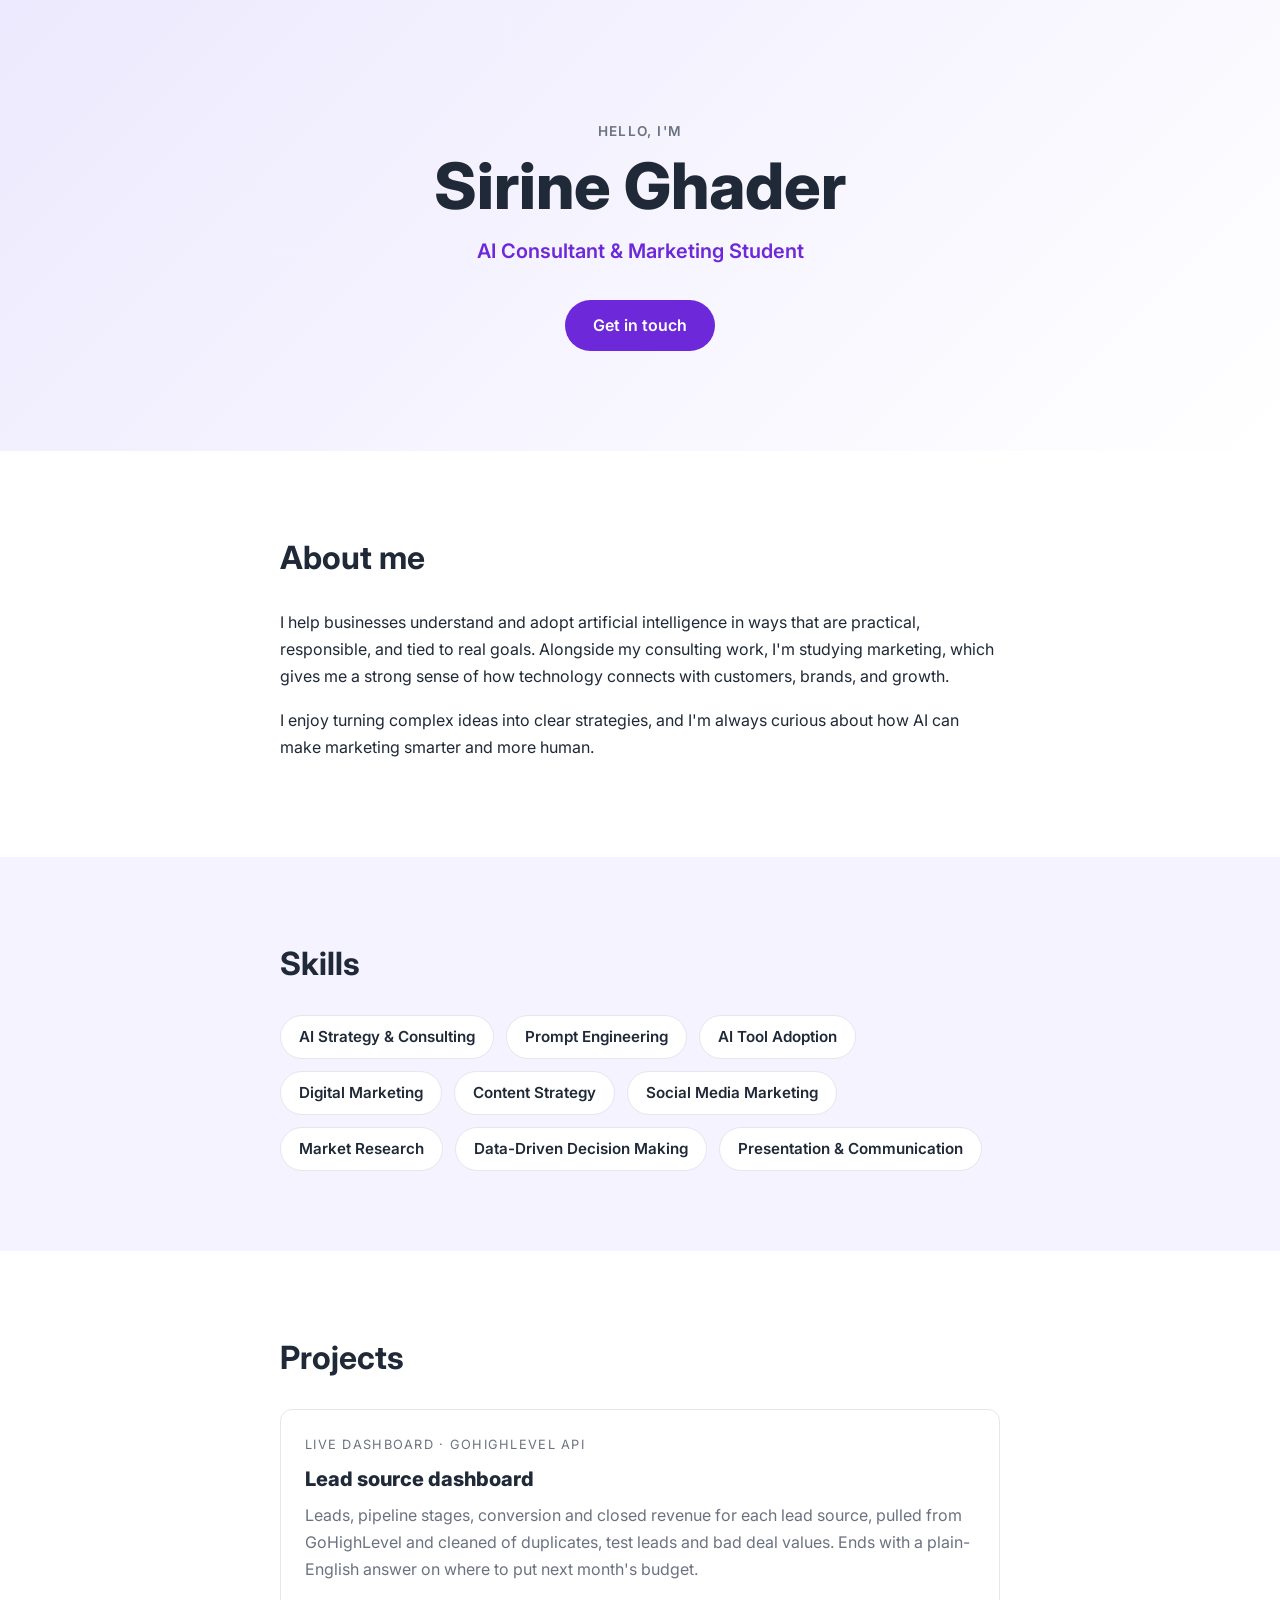
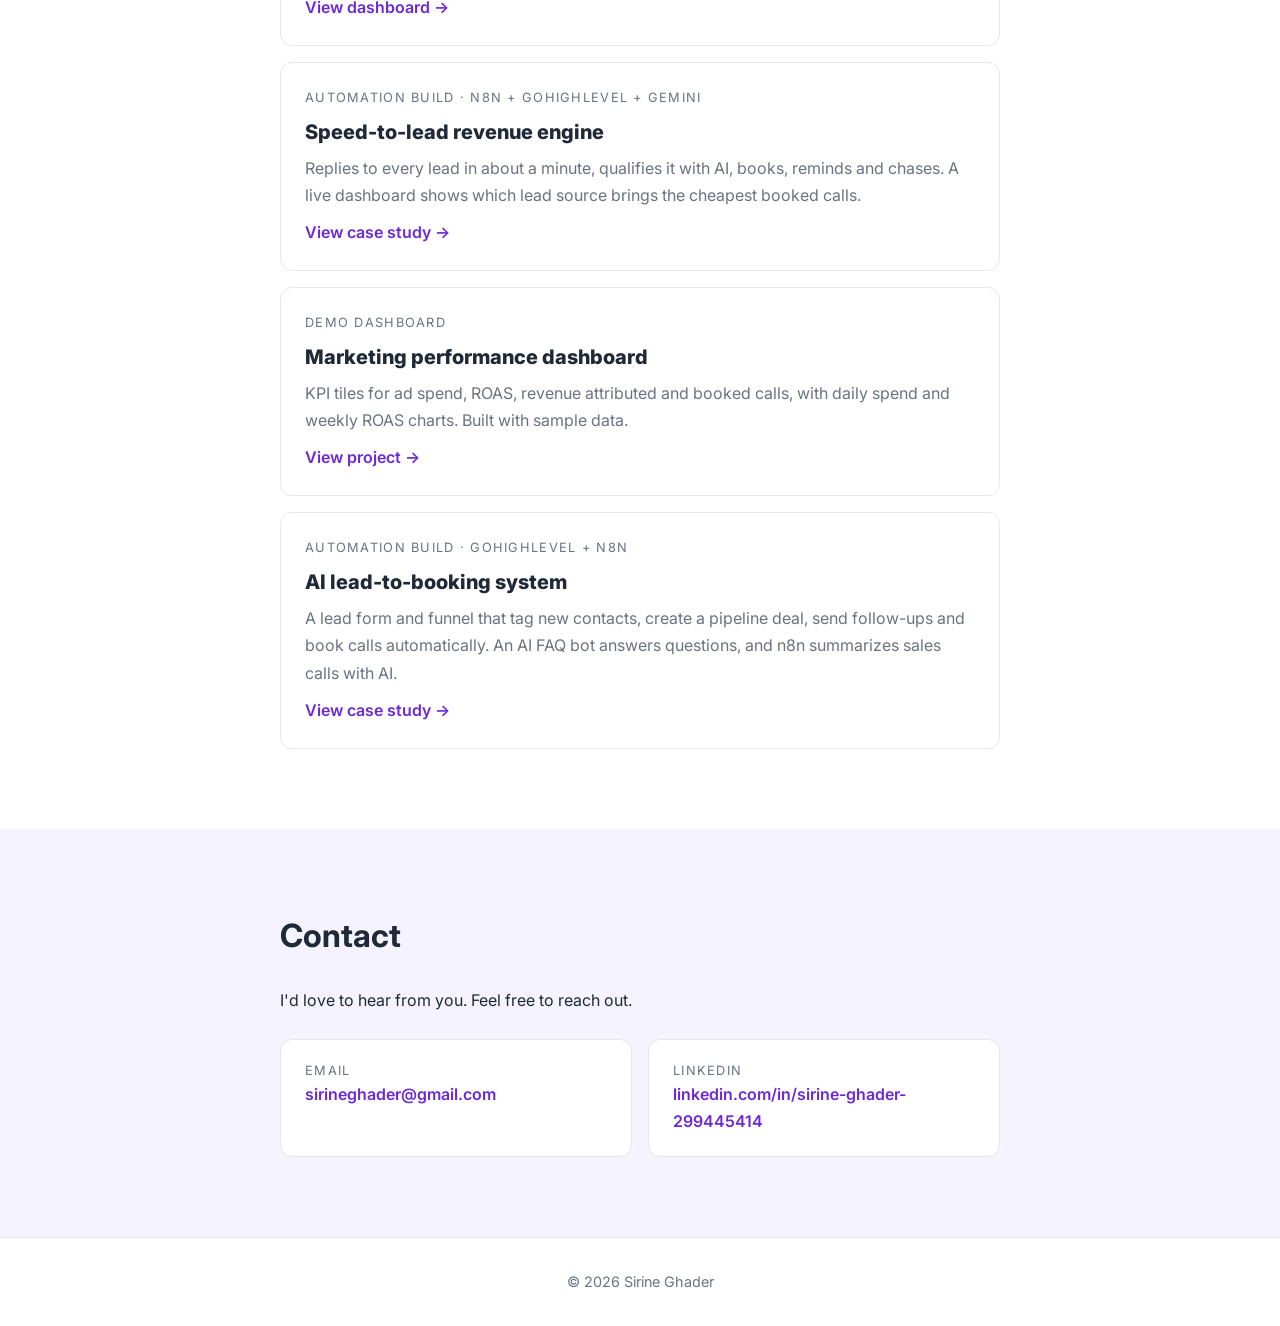
<file: index.html>
<!DOCTYPE html>
<html lang="en">
<head>
  <!-- Basic page settings: character set, mobile-friendly scaling, and the tab title -->
  <meta charset="UTF-8">
  <meta name="viewport" content="width=device-width, initial-scale=1.0">
  <meta name="description" content="Sirine Ghader: AI consultant and marketing student.">
  <title>Sirine Ghader | AI Consultant</title>

  <!-- Load the "Inter" font from Google Fonts -->
  <link rel="preconnect" href="https://fonts.googleapis.com">
  <link rel="preconnect" href="https://fonts.gstatic.com" crossorigin>
  <link href="https://fonts.googleapis.com/css2?family=Inter:wght@400;600;800&display=swap" rel="stylesheet">

  <!-- Link to our stylesheet, which controls how everything looks -->
  <link rel="stylesheet" href="style.css">
</head>
<body>

  <!-- ===== HEADER: your name and title ===== -->
  <header class="hero">
    <div class="container">
      <p class="eyebrow">Hello, I'm</p>
      <h1>Sirine Ghader</h1>
      <p class="tagline">AI Consultant &amp; Marketing Student</p>
      <a class="button" href="#contact">Get in touch</a>
    </div>
  </header>

  <main>
    <!-- ===== ABOUT: a short bio ===== -->
    <section id="about" class="section">
      <div class="container">
        <h2>About me</h2>
        <p>
          I help businesses understand and adopt artificial intelligence in ways
          that are practical, responsible, and tied to real goals. Alongside my
          consulting work, I'm studying marketing, which gives me a strong sense
          of how technology connects with customers, brands, and growth.
        </p>
        <p>
          I enjoy turning complex ideas into clear strategies, and I'm always
          curious about how AI can make marketing smarter and more human.
        </p>
      </div>
    </section>

    <!-- ===== SKILLS: each <li> is one skill "chip" ===== -->
    <section id="skills" class="section section-alt">
      <div class="container">
        <h2>Skills</h2>
        <ul class="skills">
          <li>AI Strategy &amp; Consulting</li>
          <li>Prompt Engineering</li>
          <li>AI Tool Adoption</li>
          <li>Digital Marketing</li>
          <li>Content Strategy</li>
          <li>Social Media Marketing</li>
          <li>Market Research</li>
          <li>Data-Driven Decision Making</li>
          <li>Presentation &amp; Communication</li>
        </ul>
      </div>
    </section>

    <!-- ===== PROJECTS: copy a <a class="project-card"> block to add another project ===== -->
    <section id="projects" class="section">
      <div class="container">
        <h2>Projects</h2>
        <div class="projects">
          <a class="project-card" href="marketing-dashboard.html">
            <span class="label">Live dashboard · GoHighLevel API</span>
            <span class="title">Lead source dashboard</span>
            <span class="desc">
              Leads, pipeline stages, conversion and closed revenue for each lead source,
              pulled from GoHighLevel and cleaned of duplicates, test leads and bad deal
              values. Ends with a plain-English answer on where to put next month's budget.
            </span>
            <span class="more">View dashboard →</span>
          </a>
          <a class="project-card" href="speed-to-lead.html">
            <span class="label">Automation build · n8n + GoHighLevel + Gemini</span>
            <span class="title">Speed-to-lead revenue engine</span>
            <span class="desc">
              Replies to every lead in about a minute, qualifies it with AI, books, reminds and
              chases. A live dashboard shows which lead source brings the cheapest booked calls.
            </span>
            <span class="more">View case study →</span>
          </a>
          <a class="project-card" href="dashboard.html">
            <span class="label">Demo dashboard</span>
            <span class="title">Marketing performance dashboard</span>
            <span class="desc">
              KPI tiles for ad spend, ROAS, revenue attributed and booked calls, with
              daily spend and weekly ROAS charts. Built with sample data.
            </span>
            <span class="more">View project →</span>
          </a>
          <a class="project-card" href="ghl-lead-system.html">
            <span class="label">Automation build · GoHighLevel + n8n</span>
            <span class="title">AI lead-to-booking system</span>
            <span class="desc">
              A lead form and funnel that tag new contacts, create a pipeline deal, send
              follow-ups and book calls automatically. An AI FAQ bot answers questions, and
              n8n summarizes sales calls with AI.
            </span>
            <span class="more">View case study →</span>
          </a>
        </div>
      </div>
    </section>

    <!-- ===== CONTACT: email and LinkedIn ===== -->
    <section id="contact" class="section section-alt">
      <div class="container">
        <h2>Contact</h2>
        <p>I'd love to hear from you. Feel free to reach out.</p>
        <div class="contact-links">
          <!-- "mailto:" opens the visitor's email app -->
          <a class="contact-card" href="mailto:sirineghader@gmail.com">
            <span class="label">Email</span>
            <span class="value">sirineghader@gmail.com</span>
          </a>
          <a class="contact-card" href="https://www.linkedin.com/in/sirine-ghader-299445414" target="_blank" rel="noopener">
            <span class="label">LinkedIn</span>
            <span class="value">linkedin.com/in/sirine-ghader-299445414</span>
          </a>
        </div>
      </div>
    </section>
  </main>

  <!-- ===== FOOTER ===== -->
  <footer class="footer">
    <p>&copy; 2026 Sirine Ghader</p>
  </footer>

</body>
</html>
</file>
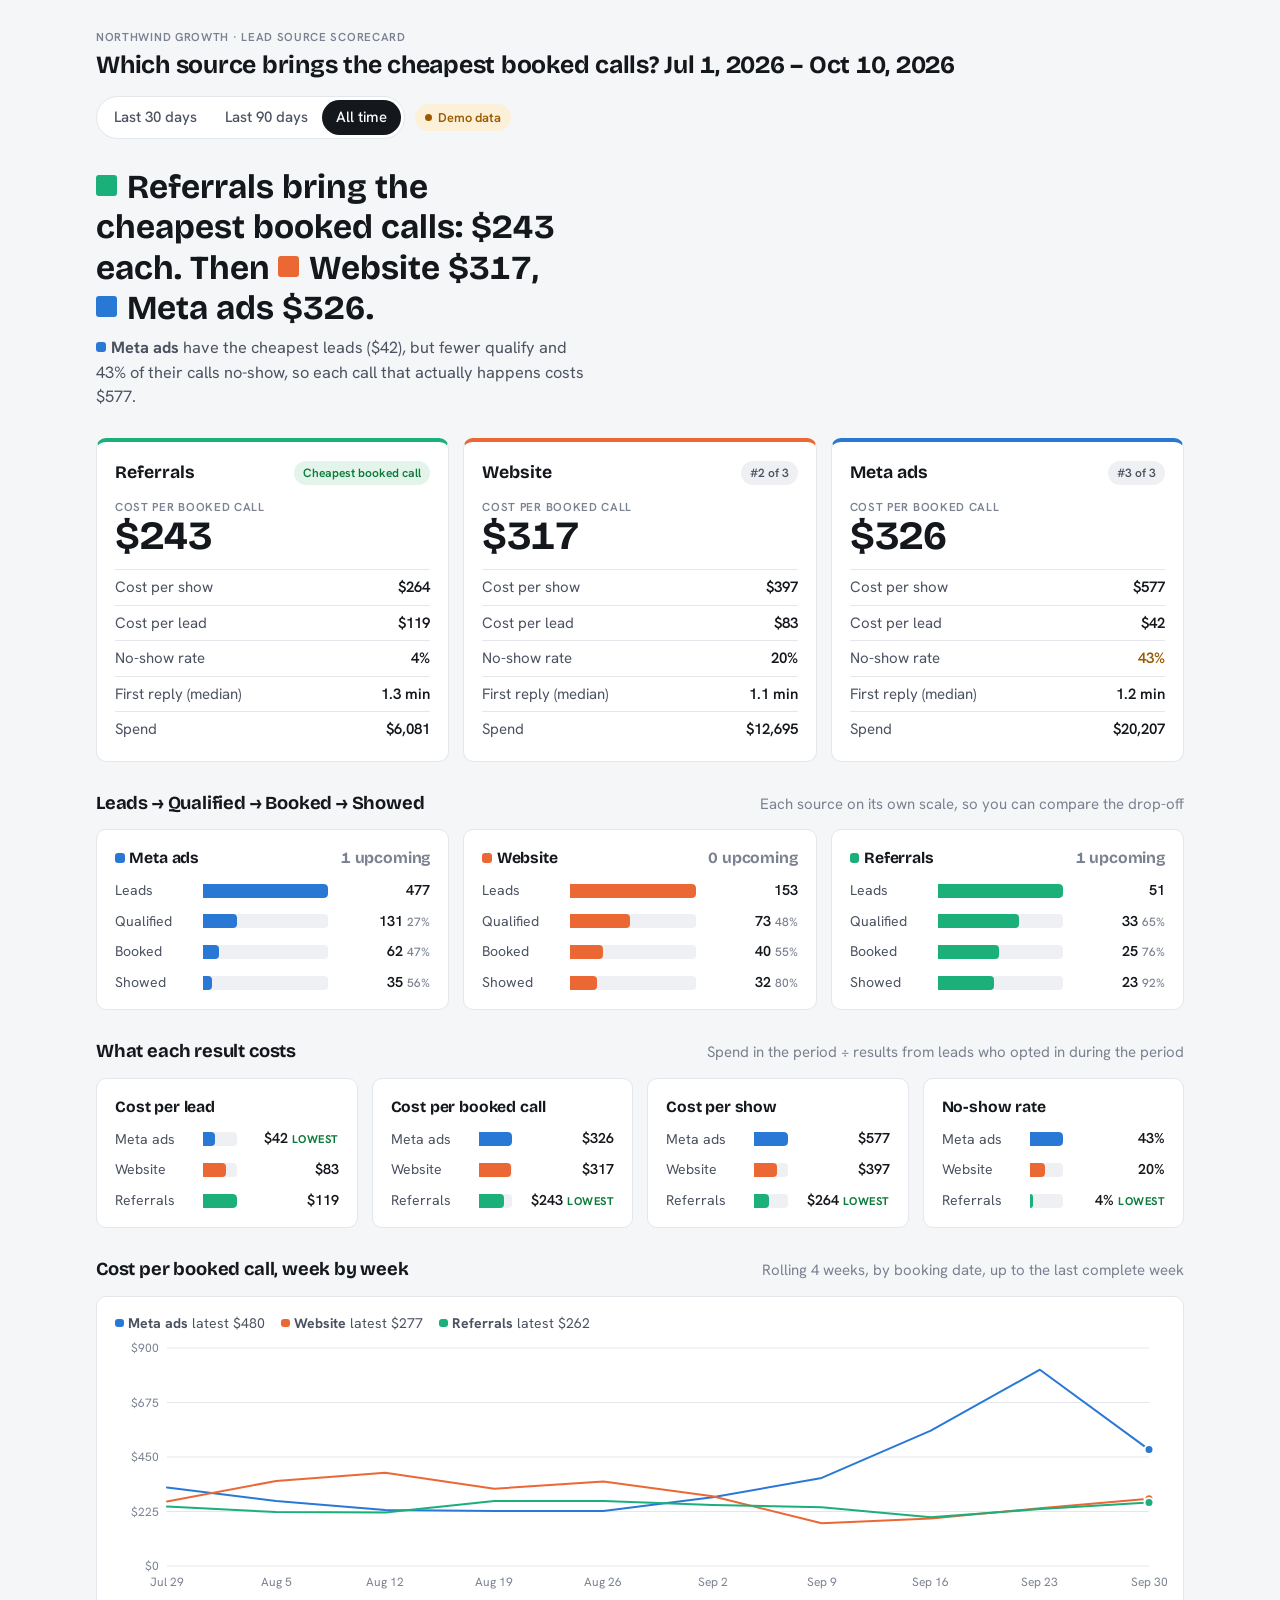
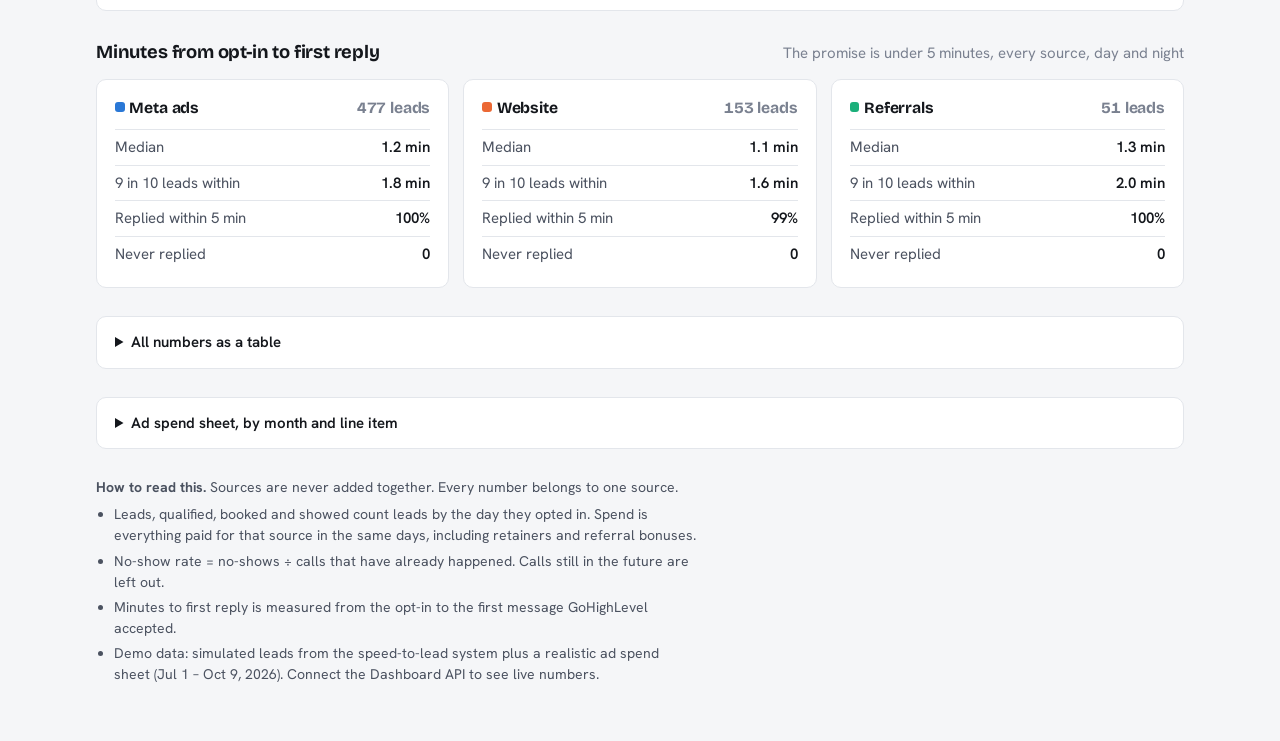
<file: speed-to-lead/dashboard/index.html>
<!DOCTYPE html>
<html lang="en">
<head>
<meta charset="UTF-8">
<meta name="viewport" content="width=device-width, initial-scale=1.0, viewport-fit=cover">
<title>Lead Source Scorecard</title>
<meta name="description" content="Which lead source brings the cheapest booked calls: Meta ads, website or referrals, never blended.">
<link rel="preconnect" href="https://fonts.googleapis.com">
<link rel="preconnect" href="https://fonts.gstatic.com" crossorigin>
<link href="https://fonts.googleapis.com/css2?family=Bricolage+Grotesque:opsz,wght@12..96,600;12..96,700&family=Hanken+Grotesk:wght@400;500;600&display=swap" rel="stylesheet">
<style>
  /* Layout: verdict sentence, then one card per source ranked by cost per booked call,
     then the evidence (funnel, costs, speed, trend, spend sheet). Sources keep their colour everywhere. */
  :root {
    --bg: #f5f6f8;
    --surface: #ffffff;
    --ink: #14171c;
    --ink-2: #4b5260;
    --muted: #7a8190;
    --line: #e3e6eb;
    --track: #eef0f3;
    --focus: #2a78d6;
    --meta: #2a78d6;      /* categorical slot 1 */
    --website: #eb6834;   /* slot 2 */
    --referral: #1baf7a;  /* slot 3 */
    --good: #0b7a3b;
    --good-bg: #e3f4ea;
    --warn: #9a5b00;
    --warn-bg: #fdf0d9;
    --font-display: "Bricolage Grotesque", "Hanken Grotesk", system-ui, sans-serif;
    --font-body: "Hanken Grotesk", system-ui, -apple-system, "Segoe UI", sans-serif;
    --radius: 10px;
  }
  @media (prefers-color-scheme: dark) {
    :root:not([data-theme="light"]) {
      --bg: #111316; --surface: #1b1e23; --ink: #f1f2f4; --ink-2: #c2c7d0; --muted: #8f96a3;
      --line: #2c3038; --track: #262a31; --focus: #6da7ec;
      --meta: #3987e5; --website: #d95926; --referral: #199e70;
      --good: #5fd08f; --good-bg: #133222; --warn: #f0b75a; --warn-bg: #3a2a10;
      color-scheme: dark;
    }
  }
  :root[data-theme="dark"] {
    --bg: #111316; --surface: #1b1e23; --ink: #f1f2f4; --ink-2: #c2c7d0; --muted: #8f96a3;
    --line: #2c3038; --track: #262a31; --focus: #6da7ec;
    --meta: #3987e5; --website: #d95926; --referral: #199e70;
    --good: #5fd08f; --good-bg: #133222; --warn: #f0b75a; --warn-bg: #3a2a10;
    color-scheme: dark;
  }

  * { box-sizing: border-box; }
  body {
    margin: 0; background: var(--bg); color: var(--ink);
    font: 15px/1.5 var(--font-body); font-variant-numeric: tabular-nums;
  }
  .wrap { max-width: 1120px; margin: 0 auto; padding: 28px 16px 56px; display: grid; gap: 28px; }
  h1, h2, h3 { font-family: var(--font-display); margin: 0; text-wrap: balance; letter-spacing: -0.01em; }
  h1 { font-size: 1.55rem; }
  h2 { font-size: 1.15rem; }
  p { margin: 0; }
  .muted { color: var(--muted); }
  .label { font-size: 0.72rem; letter-spacing: 0.06em; text-transform: uppercase; color: var(--muted); font-weight: 600; }
  button { font: inherit; color: inherit; }
  :focus-visible { outline: 2px solid var(--focus); outline-offset: 2px; }

  /* ---- top bar */
  .top { display: flex; flex-wrap: wrap; gap: 12px 20px; align-items: end; justify-content: space-between; }
  .top .who { display: grid; gap: 2px; }
  .controls { display: flex; flex-wrap: wrap; gap: 10px; align-items: center; }
  .seg { display: inline-flex; background: var(--surface); border: 1px solid var(--line); border-radius: 999px; padding: 3px; }
  .seg button { border: 0; background: none; padding: 6px 14px; border-radius: 999px; cursor: pointer; color: var(--ink-2); font-weight: 500; }
  .seg button[aria-pressed="true"] { background: var(--ink); color: var(--surface); }
  .pill { display: inline-flex; align-items: center; gap: 6px; font-size: 0.8rem; font-weight: 600; padding: 4px 10px; border-radius: 999px; }
  .pill.demo { background: var(--warn-bg); color: var(--warn); }
  .pill.live { background: var(--good-bg); color: var(--good); }
  .pill::before { content: ""; width: 7px; height: 7px; border-radius: 50%; background: currentColor; }

  /* ---- verdict */
  .verdict { display: grid; gap: 8px; max-width: 62ch; }
  .verdict .big { font-family: var(--font-display); font-size: clamp(1.45rem, 3.4vw, 2.1rem); line-height: 1.2; font-weight: 700; text-wrap: balance; }
  .verdict .why { color: var(--ink-2); font-size: 1.02rem; }
  .src { font-weight: 700; white-space: nowrap; }
  .src::before { content: ""; display: inline-block; width: 0.62em; height: 0.62em; border-radius: 3px; margin-right: 0.3em; background: var(--c); vertical-align: 0.05em; }

  /* ---- source cards */
  .cards { display: grid; grid-template-columns: repeat(auto-fit, minmax(260px, 1fr)); gap: 14px; }
  .card { background: var(--surface); border: 1px solid var(--line); border-radius: var(--radius); padding: 18px 18px 14px; display: grid; gap: 12px; border-top: 4px solid var(--c); min-width: 0; }
  .card .head { display: flex; justify-content: space-between; align-items: center; gap: 8px; }
  .card .name { font-family: var(--font-display); font-weight: 700; font-size: 1.1rem; }
  .rank { font-size: 0.75rem; font-weight: 600; padding: 3px 9px; border-radius: 999px; background: var(--track); color: var(--ink-2); white-space: nowrap; }
  .rank.best { background: var(--good-bg); color: var(--good); }
  .hero-num { display: grid; gap: 0; }
  .hero-num .v { font-family: var(--font-display); font-size: 2.5rem; font-weight: 700; line-height: 1.05; }
  .rows { display: grid; gap: 0; margin: 0; }
  .rows div { display: flex; justify-content: space-between; gap: 10px; padding: 6px 0; border-top: 1px solid var(--line); }
  .rows dt { color: var(--ink-2); }
  .rows dd { margin: 0; font-weight: 600; text-align: right; }
  .flag { color: var(--warn); }

  /* ---- panels */
  .section { display: grid; gap: 12px; }
  .section > header { display: flex; flex-wrap: wrap; gap: 4px 16px; align-items: baseline; justify-content: space-between; }
  .panel { background: var(--surface); border: 1px solid var(--line); border-radius: var(--radius); padding: 16px 18px; min-width: 0; }
  .grid3 { display: grid; grid-template-columns: repeat(auto-fit, minmax(240px, 1fr)); gap: 14px; }
  .grid4 { display: grid; grid-template-columns: repeat(auto-fit, minmax(230px, 1fr)); gap: 14px; }
  .panel h3 { font-size: 0.98rem; margin-bottom: 10px; display: flex; justify-content: space-between; gap: 8px; }

  .bars { display: grid; gap: 9px; }
  .bar-row { display: grid; grid-template-columns: 78px 1fr auto; gap: 10px; align-items: center; cursor: default; }
  .bar-row .k { color: var(--ink-2); font-size: 0.88rem; }
  .bar-row .t { height: 14px; background: var(--track); border-radius: 0 4px 4px 0; overflow: hidden; }
  .bar-row .f { height: 100%; background: var(--c); border-radius: 0 4px 4px 0; min-width: 2px; }
  .bar-row .n { font-weight: 600; font-size: 0.9rem; text-align: right; min-width: 92px; }
  .bar-row .n small { color: var(--muted); font-weight: 500; }
  .bar-row:hover .f { filter: brightness(1.08); }
  .tag-low { font-size: 0.7rem; font-weight: 700; color: var(--good); letter-spacing: 0.04em; text-transform: uppercase; }

  .chart { position: relative; }
  .chart svg { display: block; width: 100%; height: auto; overflow: visible; }
  .chart text { fill: var(--muted); font: 12px var(--font-body); }
  .legend { display: flex; flex-wrap: wrap; gap: 6px 16px; font-size: 0.88rem; color: var(--ink-2); }

  .tip { position: fixed; pointer-events: none; background: var(--ink); color: var(--surface); padding: 8px 10px; border-radius: 8px; font-size: 0.82rem; line-height: 1.4; max-width: 260px; z-index: 10; box-shadow: 0 6px 20px rgba(0,0,0,.18); }
  .tip b { font-weight: 600; }

  /* ---- tables */
  details { background: var(--surface); border: 1px solid var(--line); border-radius: var(--radius); }
  summary { cursor: pointer; padding: 14px 18px; font-weight: 600; }
  .tbl { overflow-x: auto; padding: 0 18px 16px; }
  table { border-collapse: collapse; width: 100%; font-size: 0.88rem; }
  th, td { text-align: right; padding: 7px 10px; border-bottom: 1px solid var(--line); white-space: nowrap; }
  th:first-child, td:first-child, th.l, td.l { text-align: left; }
  th { color: var(--muted); font-weight: 600; font-size: 0.75rem; text-transform: uppercase; letter-spacing: 0.05em; }
  tr.sub td { color: var(--ink-2); }
  tr.tot td { font-weight: 700; }

  .notes { color: var(--ink-2); font-size: 0.88rem; display: grid; gap: 6px; max-width: 75ch; }
  .notes ul { margin: 0; padding-left: 18px; display: grid; gap: 4px; }

  @media (max-width: 520px) {
    .bar-row { grid-template-columns: 64px 1fr auto; }
    .bar-row .n { min-width: 78px; }
    .hero-num .v { font-size: 2.1rem; }
  }
  @media (prefers-reduced-motion: no-preference) {
    .bar-row .f { transition: width .35s ease; }
  }
</style>
</head>
<body>
<div class="wrap">
  <div class="top">
    <div class="who">
      <span class="label">Northwind Growth · Lead source scorecard</span>
      <h1 id="range-title">Which source brings the cheapest booked calls?</h1>
    </div>
    <div class="controls">
      <div class="seg" role="group" aria-label="Date range">
        <button id="r30" data-days="30" aria-pressed="false">Last 30 days</button>
        <button id="r90" data-days="90" aria-pressed="false">Last 90 days</button>
        <button id="rall" data-days="0" aria-pressed="true">All time</button>
      </div>
      <span id="data-pill" class="pill demo">Demo data</span>
    </div>
  </div>

  <section class="verdict" aria-live="polite">
    <p class="big" id="verdict"></p>
    <p class="why" id="why"></p>
  </section>

  <section class="cards" id="cards" aria-label="One card per source"></section>

  <section class="section">
    <header><h2>Leads → Qualified → Booked → Showed</h2><span class="muted">Each source on its own scale, so you can compare the drop-off</span></header>
    <div class="grid3" id="funnels"></div>
  </section>

  <section class="section">
    <header><h2>What each result costs</h2><span class="muted">Spend in the period ÷ results from leads who opted in during the period</span></header>
    <div class="grid4" id="costs"></div>
  </section>

  <section class="section">
    <header><h2>Cost per booked call, week by week</h2><span class="muted">Rolling 4 weeks, by booking date, up to the last complete week</span></header>
    <div class="panel">
      <div class="legend" id="trend-legend"></div>
      <div class="chart" id="trend"></div>
    </div>
  </section>

  <section class="section">
    <header><h2>Minutes from opt-in to first reply</h2><span class="muted">The promise is under 5 minutes, every source, day and night</span></header>
    <div class="grid3" id="speed"></div>
  </section>

  <details id="numbers">
    <summary>All numbers as a table</summary>
    <div class="tbl"><table id="tbl-main"></table></div>
  </details>
  <details id="spend">
    <summary>Ad spend sheet, by month and line item</summary>
    <div class="tbl"><table id="tbl-spend"></table></div>
  </details>

  <footer class="notes">
    <p><strong>How to read this.</strong> Sources are never added together. Every number belongs to one source.</p>
    <ul>
      <li>Leads, qualified, booked and showed count leads by the day they opted in. Spend is everything paid for that source in the same days, including retainers and referral bonuses.</li>
      <li>No-show rate = no-shows ÷ calls that have already happened. Calls still in the future are left out.</li>
      <li>Minutes to first reply is measured from the opt-in to the first message GoHighLevel accepted.</li>
      <li id="source-note"></li>
    </ul>
  </footer>
</div>
<div class="tip" id="tip" hidden></div>

<script src="data.js"></script>
<script>
// Point this at the n8n "STL 09 · Dashboard API" webhook to show live numbers.
// It can also be passed as ?api=https://... in the URL.
const LIVE_API_URL = '';

const SOURCES = [
  { key: 'meta', name: 'Meta ads', c: 'var(--meta)', bring: 'bring', have: 'have', their: 'their' },
  { key: 'website', name: 'Website', c: 'var(--website)', bring: 'brings', have: 'has', their: 'its' },
  { key: 'referral', name: 'Referrals', c: 'var(--referral)', bring: 'bring', have: 'have', their: 'their' },
];
const $ = id => document.getElementById(id);
const money = v => (v == null || !isFinite(v)) ? '—' : '$' + Math.round(v).toLocaleString('en-US');
const pct = v => (v == null || !isFinite(v)) ? '—' : Math.round(v * 100) + '%';
const mins = v => v == null ? '—' : (v < 10 ? v.toFixed(1) : Math.round(v)) + ' min';
const DAY = 864e5;
let DATA = null, RANGE = 0;

function srcLabel(s) { return `<span class="src" style="--c:${s.c}">${s.name}</span>`; }

function window_(days) {
  const end = new Date(DATA.generated_at).getTime();
  const first = Math.min(...DATA.leads.map(l => +new Date(l[1])));
  const start = days ? end - days * DAY : first;
  return { start, end };
}

function compute(days) {
  const { start, end } = window_(days);
  const startDay = new Date(start).toISOString().slice(0, 10), endDay = new Date(end).toISOString().slice(0, 10);
  const out = {};
  for (const s of SOURCES) {
    const L = DATA.leads.filter(l => l[0] === s.key && +new Date(l[1]) >= start && +new Date(l[1]) <= end);
    const spend = DATA.spend.filter(r => r[1] === s.key && r[0] >= startDay && r[0] <= endDay).reduce((a, r) => a + +r[3], 0);
    const replies = L.filter(l => l[2]).map(l => (new Date(l[2]) - new Date(l[1])) / 6e4).sort((a, b) => a - b);
    const q = L.filter(l => l[3] === 'qualified').length;
    const booked = L.filter(l => l[5]).length, showed = L.filter(l => l[6]).length, noshow = L.filter(l => l[7]).length;
    const at = p => replies.length ? replies[Math.min(replies.length - 1, Math.floor(p * replies.length))] : null;
    out[s.key] = {
      ...s, leads: L.length, qualified: q, booked, showed, noshow, spend,
      upcoming: booked - showed - noshow,
      cpl: spend / L.length, cpb: spend / booked, cps: spend / showed,
      noShowRate: (showed + noshow) ? noshow / (showed + noshow) : null,
      medReply: at(0.5), p90Reply: at(0.9), within5: replies.length ? replies.filter(m => m <= 5).length / replies.length : null,
      unreplied: L.length - replies.length,
    };
  }
  return out;
}

function render() {
  const M = compute(RANGE);
  const list = SOURCES.map(s => M[s.key]);
  const ranked = [...list].filter(m => isFinite(m.cpb)).sort((a, b) => a.cpb - b.cpb);
  const best = ranked[0];
  const others = ranked.slice(1).map(m => `${srcLabel(m)} ${money(m.cpb)}`).join(', ');
  $('verdict').innerHTML = best
    ? `${srcLabel(best)} ${best.bring} the cheapest booked calls: ${money(best.cpb)} each. ${others ? 'Then ' + others + '.' : ''}`
    : 'No booked calls in this period yet.';
  const cheapLead = [...list].sort((a, b) => a.cpl - b.cpl)[0];
  const worstShow = [...list].filter(m => m.noShowRate != null).sort((a, b) => b.noShowRate - a.noShowRate)[0];
  $('why').innerHTML = cheapLead && worstShow && cheapLead.key === worstShow.key && best && best.key !== cheapLead.key
    ? `${srcLabel(cheapLead)} ${cheapLead.have} the cheapest leads (${money(cheapLead.cpl)}), but fewer qualify and ${pct(worstShow.noShowRate)} of ${cheapLead.their} calls no-show, so each call that actually happens costs ${money(cheapLead.cps)}.`
    : `Cheapest lead: ${srcLabel(cheapLead)} at ${money(cheapLead.cpl)}. Cheapest show: ${srcLabel([...list].sort((a, b) => a.cps - b.cps)[0])}.`;

  // cards, cheapest booked call first
  const order = [...ranked, ...list.filter(m => !ranked.includes(m))];
  $('cards').innerHTML = order.map((m, i) => `
    <article class="card" style="--c:${m.c}">
      <div class="head"><span class="name">${m.name}</span>
        <span class="rank ${i === 0 ? 'best' : ''}">${i === 0 ? 'Cheapest booked call' : '#' + (i + 1) + ' of ' + order.length}</span></div>
      <div class="hero-num"><span class="label">Cost per booked call</span><span class="v">${money(m.cpb)}</span></div>
      <dl class="rows">
        <div><dt>Cost per show</dt><dd>${money(m.cps)}</dd></div>
        <div><dt>Cost per lead</dt><dd>${money(m.cpl)}</dd></div>
        <div><dt>No-show rate</dt><dd class="${m.noShowRate > 0.3 ? 'flag' : ''}">${pct(m.noShowRate)}</dd></div>
        <div><dt>First reply (median)</dt><dd>${mins(m.medReply)}</dd></div>
        <div><dt>Spend</dt><dd>${money(m.spend)}</dd></div>
      </dl>
    </article>`).join('');

  // funnels
  $('funnels').innerHTML = list.map(m => {
    const steps = [['Leads', m.leads], ['Qualified', m.qualified], ['Booked', m.booked], ['Showed', m.showed]];
    return `<div class="panel" style="--c:${m.c}"><h3>${srcLabel(m)}<span class="muted">${m.upcoming} upcoming</span></h3><div class="bars">` +
      steps.map(([k, n], i) => {
        const prev = i ? steps[i - 1][1] : null;
        const tip = i ? `${n} of ${prev} ${steps[i - 1][0].toLowerCase()} (${pct(n / prev)}) became ${k.toLowerCase()}` : `${n} leads opted in`;
        return `<div class="bar-row" data-tip="${m.name}: ${tip}"><span class="k">${k}</span>
          <span class="t"><span class="f" style="display:block;width:${m.leads ? n / m.leads * 100 : 0}%"></span></span>
          <span class="n">${n}${i ? ` <small>${pct(n / prev)}</small>` : ''}</span></div>`;
      }).join('') + '</div></div>';
  }).join('');

  // costs: four small panels, same source order in each, lowest marked
  const metrics = [
    ['Cost per lead', 'cpl', money, false], ['Cost per booked call', 'cpb', money, false],
    ['Cost per show', 'cps', money, false], ['No-show rate', 'noShowRate', pct, false],
  ];
  $('costs').innerHTML = metrics.map(([title, k, f]) => {
    const vals = list.map(m => m[k]).filter(v => v != null && isFinite(v));
    const max = Math.max(...vals), min = Math.min(...vals);
    return `<div class="panel"><h3>${title}</h3><div class="bars">` + list.map(m => {
      const v = m[k];
      return `<div class="bar-row" style="--c:${m.c}" data-tip="${m.name} · ${title.toLowerCase()}: ${f(v)}">
        <span class="k">${m.name}</span>
        <span class="t"><span class="f" style="display:block;width:${isFinite(v) && max ? v / max * 100 : 0}%"></span></span>
        <span class="n">${f(v)}${v === min ? ' <span class="tag-low">lowest</span>' : ''}</span></div>`;
    }).join('') + '</div></div>';
  }).join('');

  // speed
  $('speed').innerHTML = list.map(m => `
    <div class="panel" style="--c:${m.c}"><h3>${srcLabel(m)}<span class="muted">${m.leads} leads</span></h3>
      <dl class="rows">
        <div><dt>Median</dt><dd>${mins(m.medReply)}</dd></div>
        <div><dt>9 in 10 leads within</dt><dd>${mins(m.p90Reply)}</dd></div>
        <div><dt>Replied within 5 min</dt><dd>${pct(m.within5)}</dd></div>
        <div><dt>Never replied</dt><dd class="${m.unreplied ? 'flag' : ''}">${m.unreplied}</dd></div>
      </dl>
    </div>`).join('');

  renderTrend();
  renderTables(M);
  const { start, end } = window_(RANGE);
  const fmt = t => new Date(t).toLocaleDateString('en-US', { month: 'short', day: 'numeric', year: 'numeric' });
  $('range-title').textContent = `Which source brings the cheapest booked calls? ${fmt(start)} – ${fmt(end)}`;
}

function renderTrend() {
  const el = $('trend');
  const end = new Date(DATA.generated_at).getTime();
  const first = Math.min(...DATA.leads.map(l => +new Date(l[1])));
  const weeks = [];
  // Stop a week before today: the newest leads have not had time to book yet.
  for (let t = first + 28 * DAY; t <= end - 7 * DAY; t += 7 * DAY) weeks.push(t);
  const series = SOURCES.map(s => ({ ...s, pts: weeks.map(t => {
    const a = t - 28 * DAY, da = new Date(a).toISOString().slice(0, 10), db = new Date(t).toISOString().slice(0, 10);
    const spend = DATA.spend.filter(r => r[1] === s.key && r[0] > da && r[0] <= db).reduce((x, r) => x + +r[3], 0);
    const booked = DATA.leads.filter(l => l[0] === s.key && l[5] && +new Date(l[5]) > a && +new Date(l[5]) <= t).length;
    return { t, v: booked ? spend / booked : null, booked };
  }) }));
  const W = Math.max(320, el.clientWidth || 800), H = 260, P = { l: 52, r: 16, t: 14, b: 28 };
  const all = series.flatMap(s => s.pts.map(p => p.v)).filter(v => v != null);
  const yMax = Math.ceil(Math.max(...all) / 100) * 100;
  const x = t => P.l + (t - weeks[0]) / (weeks[weeks.length - 1] - weeks[0]) * (W - P.l - P.r);
  const y = v => P.t + (1 - v / yMax) * (H - P.t - P.b);
  let svg = `<svg viewBox="0 0 ${W} ${H}" role="img" aria-label="Rolling 4-week cost per booked call by source">`;
  for (let v = 0; v <= yMax; v += yMax / 4) {
    svg += `<line x1="${P.l}" x2="${W - P.r}" y1="${y(v)}" y2="${y(v)}" stroke="var(--line)" stroke-width="1"/>`;
    svg += `<text x="${P.l - 8}" y="${y(v) + 4}" text-anchor="end">${money(v)}</text>`;
  }
  const step = Math.ceil(weeks.length / Math.max(2, Math.floor((W - P.l) / 90)));
  weeks.forEach((t, i) => { if (i % step === 0) svg += `<text x="${x(t)}" y="${H - 8}" text-anchor="middle">${new Date(t).toLocaleDateString('en-US', { month: 'short', day: 'numeric' })}</text>`; });
  for (const s of series) {
    const d = s.pts.map((p, i) => p.v == null ? '' : `${i && s.pts[i - 1].v != null ? 'L' : 'M'}${x(p.t).toFixed(1)},${y(p.v).toFixed(1)}`).join('');
    svg += `<path d="${d}" fill="none" stroke="${s.c}" stroke-width="2" stroke-linejoin="round" stroke-linecap="round"/>`;
    const last = [...s.pts].reverse().find(p => p.v != null);
    if (last) svg += `<circle cx="${x(last.t)}" cy="${y(last.v)}" r="4.5" fill="${s.c}" stroke="var(--surface)" stroke-width="2"/>`;
  }
  svg += `<line id="xh" y1="${P.t}" y2="${H - P.b}" stroke="var(--muted)" stroke-dasharray="3 3" visibility="hidden"/>`;
  svg += `<rect x="${P.l}" y="${P.t}" width="${W - P.l - P.r}" height="${H - P.t - P.b}" fill="transparent" id="hit"/></svg>`;
  el.innerHTML = svg;
  $('trend-legend').innerHTML = series.map(s => {
    const last = [...s.pts].reverse().find(p => p.v != null);
    return `<span>${srcLabel(s)} latest ${money(last && last.v)}</span>`;
  }).join('');
  const hit = el.querySelector('#hit'), xh = el.querySelector('#xh'), svgEl = el.querySelector('svg');
  hit.addEventListener('pointermove', ev => {
    const r = svgEl.getBoundingClientRect(), px = (ev.clientX - r.left) / r.width * W;
    let i = 0, best = Infinity;
    weeks.forEach((t, j) => { const dd = Math.abs(x(t) - px); if (dd < best) { best = dd; i = j; } });
    xh.setAttribute('x1', x(weeks[i])); xh.setAttribute('x2', x(weeks[i])); xh.setAttribute('visibility', 'visible');
    showTip(ev, `<b>4 weeks to ${new Date(weeks[i]).toLocaleDateString('en-US', { month: 'short', day: 'numeric' })}</b><br>` +
      series.map(s => `${s.name}: ${money(s.pts[i].v)} <span style="opacity:.7">(${s.pts[i].booked} booked)</span>`).join('<br>'));
  });
  hit.addEventListener('pointerleave', () => { xh.setAttribute('visibility', 'hidden'); hideTip(); });
}

function renderTables(M) {
  const rows = [
    ['Spend', 'spend', money], ['Leads', 'leads', String], ['Qualified', 'qualified', String],
    ['Booked', 'booked', String], ['Showed', 'showed', String], ['No-shows', 'noshow', String],
    ['Upcoming calls', 'upcoming', String], ['Cost per lead', 'cpl', money], ['Cost per booked call', 'cpb', money],
    ['Cost per show', 'cps', money], ['No-show rate', 'noShowRate', pct], ['Median minutes to first reply', 'medReply', mins],
    ['Replied within 5 min', 'within5', pct],
  ];
  $('tbl-main').innerHTML = `<thead><tr><th>Metric</th>${SOURCES.map(s => `<th>${s.name}</th>`).join('')}</tr></thead><tbody>` +
    rows.map(([k, f, fmt]) => `<tr><td>${k}</td>${SOURCES.map(s => `<td>${fmt(M[s.key][f])}</td>`).join('')}</tr>`).join('') + '</tbody>';

  const { start, end } = window_(RANGE);
  const a = new Date(start).toISOString().slice(0, 10), b = new Date(end).toISOString().slice(0, 10);
  const months = [...new Set(DATA.spend.filter(r => r[0] >= a && r[0] <= b).map(r => r[0].slice(0, 7)))].sort();
  const mName = m => new Date(m + '-15').toLocaleDateString('en-US', { month: 'short', year: 'numeric' });
  let html = `<thead><tr><th class="l">Source / line item</th>${months.map(m => `<th>${mName(m)}</th>`).join('')}<th>Total</th></tr></thead><tbody>`;
  for (const s of SOURCES) {
    const R = DATA.spend.filter(r => r[1] === s.key && r[0] >= a && r[0] <= b);
    const items = [...new Set(R.map(r => r[2]))];
    const sum = (f) => R.filter(f).reduce((x, r) => x + +r[3], 0);
    html += `<tr class="tot"><td class="l">${srcLabel(s)}</td>${months.map(m => `<td>${money(sum(r => r[0].startsWith(m)))}</td>`).join('')}<td>${money(sum(() => true))}</td></tr>`;
    for (const it of items) html += `<tr class="sub"><td class="l">${it}</td>${months.map(m => `<td>${money(sum(r => r[2] === it && r[0].startsWith(m)))}</td>`).join('')}<td>${money(sum(r => r[2] === it))}</td></tr>`;
  }
  $('tbl-spend').innerHTML = html + '</tbody>';
}

// tooltips for bars
const tip = $('tip');
function showTip(ev, html) {
  tip.innerHTML = html; tip.hidden = false;
  const w = tip.offsetWidth, h = tip.offsetHeight;
  tip.style.left = Math.min(window.innerWidth - w - 8, ev.clientX + 14) + 'px';
  tip.style.top = Math.max(8, ev.clientY - h - 12) + 'px';
}
function hideTip() { tip.hidden = true; }
document.addEventListener('pointermove', ev => {
  const row = ev.target.closest && ev.target.closest('.bar-row');
  if (row) showTip(ev, row.dataset.tip); else if (!ev.target.closest('#trend')) hideTip();
});

document.querySelectorAll('.seg button').forEach(b => b.addEventListener('click', () => {
  RANGE = +b.dataset.days;
  document.querySelectorAll('.seg button').forEach(x => x.setAttribute('aria-pressed', String(x === b)));
  try { localStorage.setItem('stl-range', String(RANGE)); } catch (e) {}
  render();
}));
let resizeT; window.addEventListener('resize', () => { clearTimeout(resizeT); resizeT = setTimeout(renderTrend, 150); });

async function boot() {
  try { const saved = localStorage.getItem('stl-range'); if (saved != null) { RANGE = +saved; document.querySelectorAll('.seg button').forEach(x => x.setAttribute('aria-pressed', String(+x.dataset.days === RANGE))); } } catch (e) {}
  let api = LIVE_API_URL;
  try { api = new URLSearchParams(location.search).get('api') || api; } catch (e) {}
  if (api) {
    try {
      const r = await fetch(api, { cache: 'no-store' });
      if (!r.ok) throw new Error('HTTP ' + r.status);
      DATA = await r.json();
      $('data-pill').className = 'pill live';
      $('data-pill').textContent = 'Live · updated ' + new Date(DATA.generated_at).toLocaleTimeString('en-US', { hour: 'numeric', minute: '2-digit' });
      $('source-note').textContent = 'Live data from the n8n Dashboard API. Refreshes every 5 minutes.';
      setTimeout(boot, 5 * 60e3);
    } catch (e) {
      $('source-note').textContent = `Could not reach the live API (${e.message}), so this shows demo data.`;
    }
  }
  if (!DATA) {
    DATA = window.STL_DEMO_DATA;
    $('source-note').textContent = $('source-note').textContent ||
      'Demo data: simulated leads from the speed-to-lead system plus a realistic ad spend sheet (Jul 1 – Oct 9, 2026). Connect the Dashboard API to see live numbers.';
  }
  render();
}
boot();
</script>
</body>
</html>
</file>
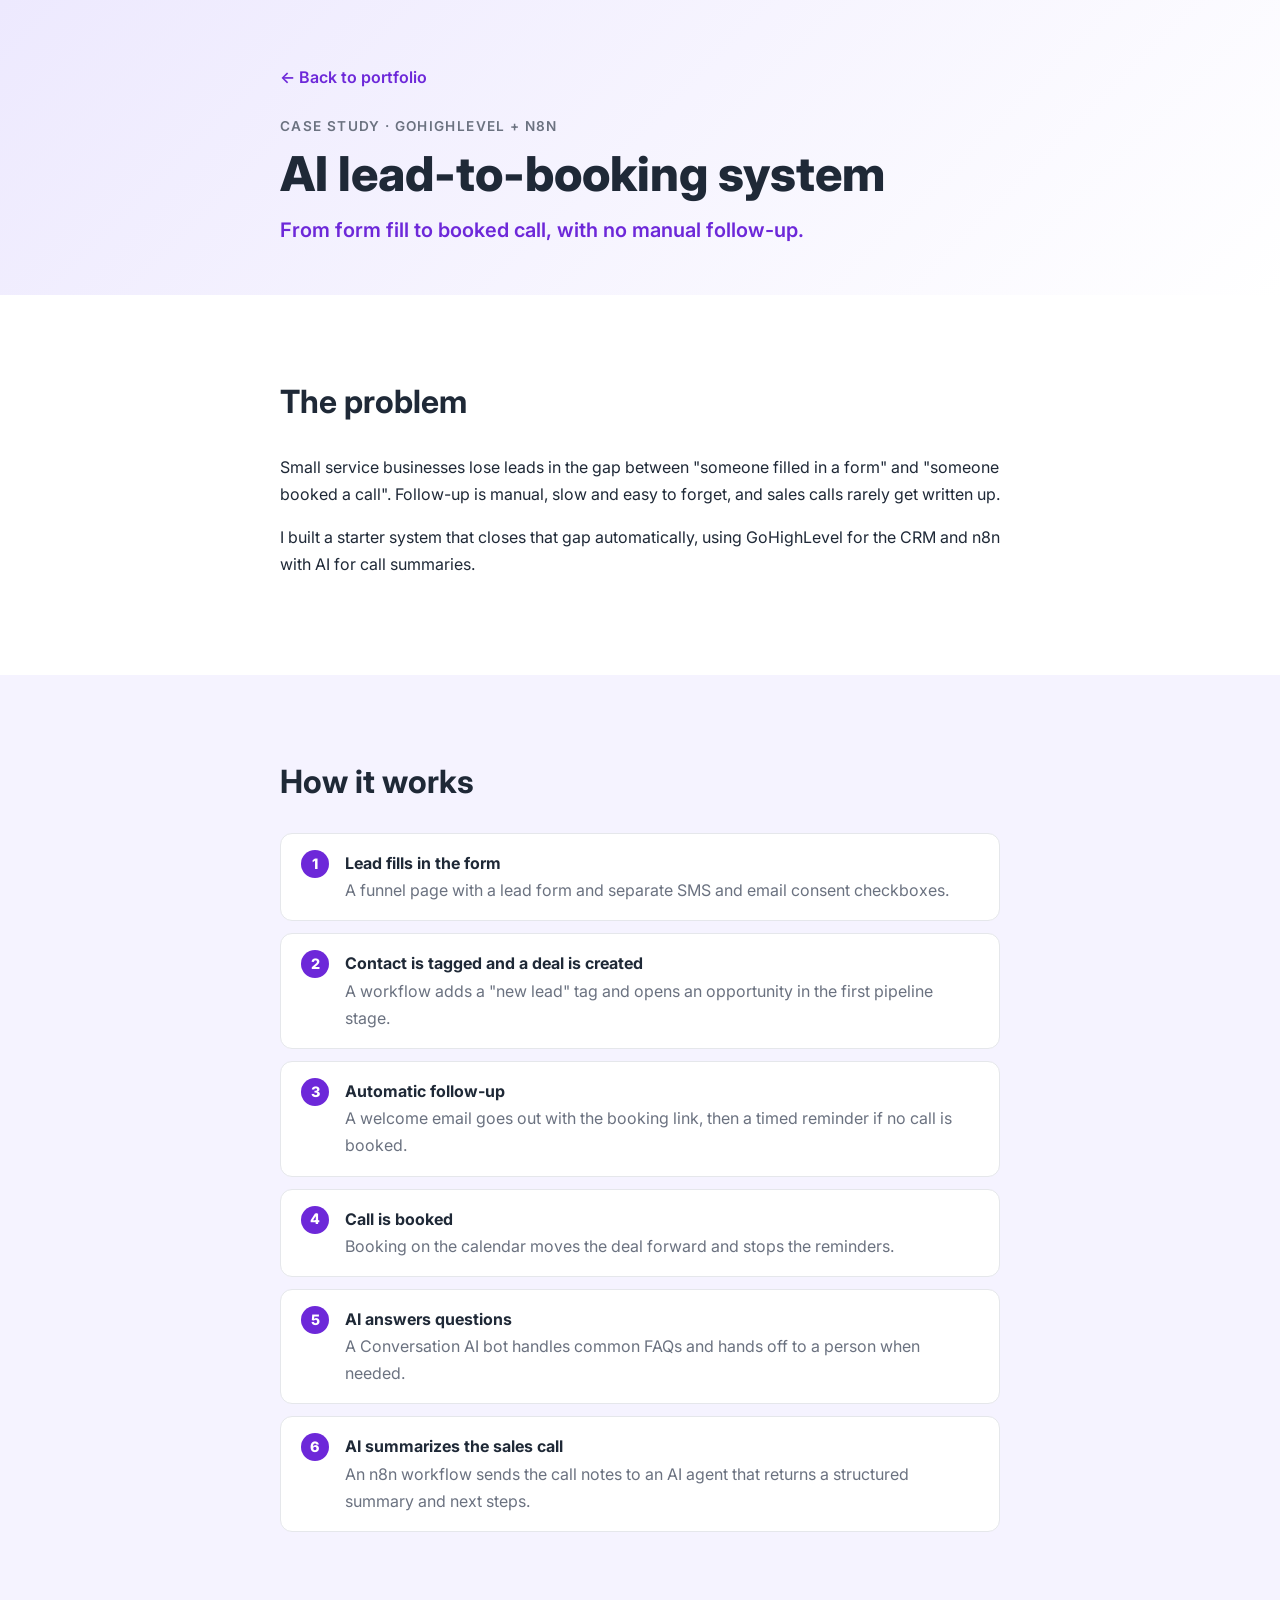
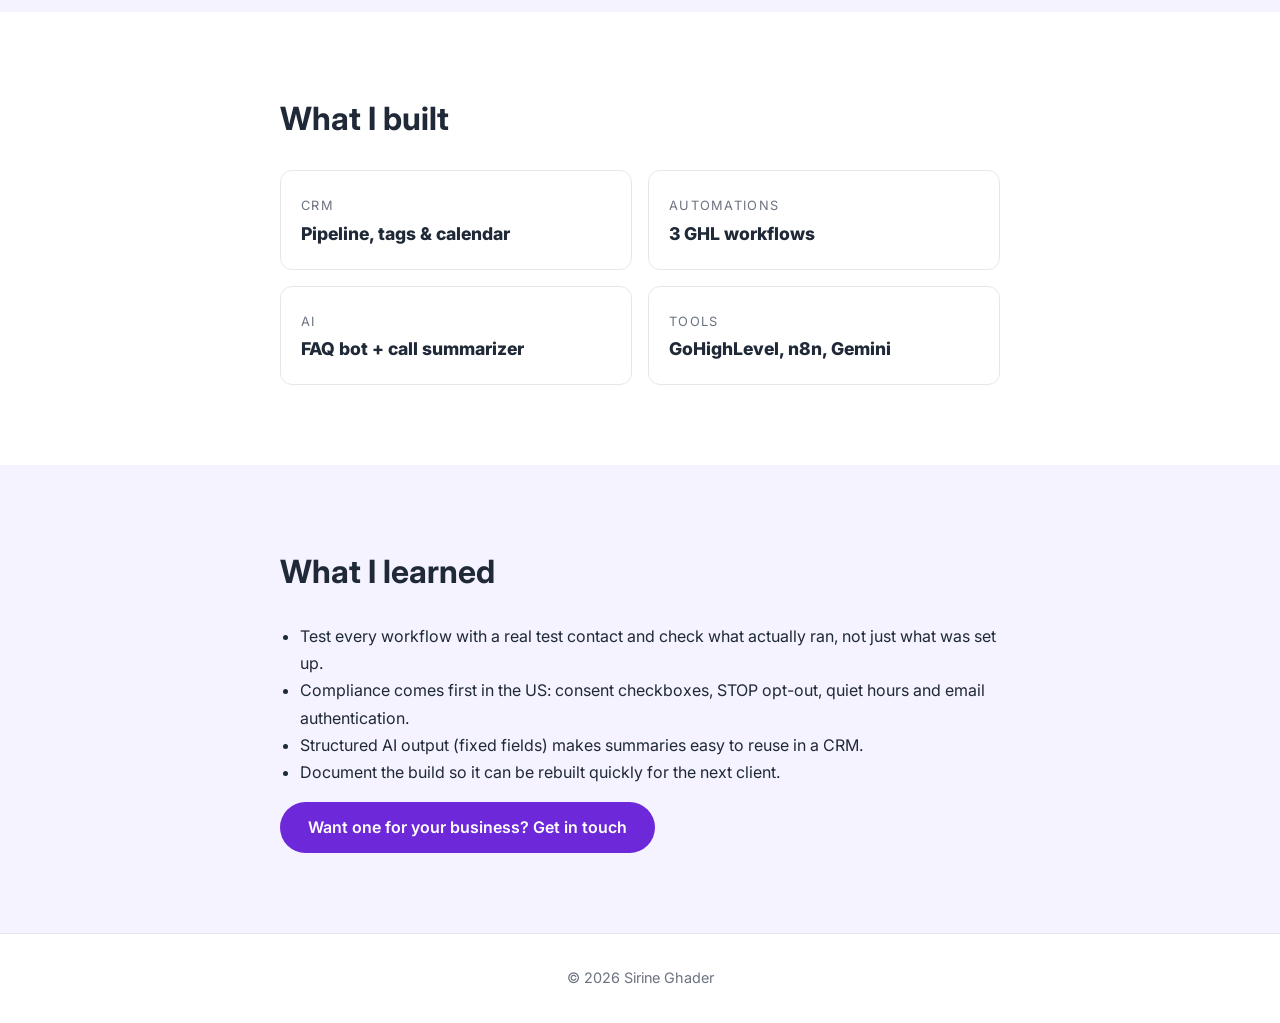
<file: ghl-lead-system.html>
<!DOCTYPE html>
<html lang="en">
<head>
  <meta charset="UTF-8">
  <meta name="viewport" content="width=device-width, initial-scale=1.0">
  <meta name="description" content="Case study: an AI lead-to-booking system built with GoHighLevel and n8n.">
  <title>AI Lead System | Sirine Ghader</title>

  <link rel="preconnect" href="https://fonts.googleapis.com">
  <link rel="preconnect" href="https://fonts.gstatic.com" crossorigin>
  <link href="https://fonts.googleapis.com/css2?family=Inter:wght@400;600;800&display=swap" rel="stylesheet">
  <link rel="stylesheet" href="style.css">
</head>
<body>

  <!-- ===== HEADER ===== -->
  <header class="case-hero">
    <div class="container">
      <a class="back-link" href="index.html#projects">← Back to portfolio</a>
      <p class="eyebrow">Case study · GoHighLevel + n8n</p>
      <h1>AI lead-to-booking system</h1>
      <p class="tagline">From form fill to booked call, with no manual follow-up.</p>
    </div>
  </header>

  <main>
    <!-- ===== THE PROBLEM ===== -->
    <section class="section">
      <div class="container">
        <h2>The problem</h2>
        <p>
          Small service businesses lose leads in the gap between "someone filled in a
          form" and "someone booked a call". Follow-up is manual, slow and easy to forget,
          and sales calls rarely get written up.
        </p>
        <p>
          I built a starter system that closes that gap automatically, using
          GoHighLevel for the CRM and n8n with AI for call summaries.
        </p>
      </div>
    </section>

    <!-- ===== HOW IT WORKS: one <li> per step ===== -->
    <section class="section section-alt">
      <div class="container">
        <h2>How it works</h2>
        <ol class="flow">
          <li>
            <strong>Lead fills in the form</strong>
            <span>A funnel page with a lead form and separate SMS and email consent checkboxes.</span>
          </li>
          <li>
            <strong>Contact is tagged and a deal is created</strong>
            <span>A workflow adds a "new lead" tag and opens an opportunity in the first pipeline stage.</span>
          </li>
          <li>
            <strong>Automatic follow-up</strong>
            <span>A welcome email goes out with the booking link, then a timed reminder if no call is booked.</span>
          </li>
          <li>
            <strong>Call is booked</strong>
            <span>Booking on the calendar moves the deal forward and stops the reminders.</span>
          </li>
          <li>
            <strong>AI answers questions</strong>
            <span>A Conversation AI bot handles common FAQs and hands off to a person when needed.</span>
          </li>
          <li>
            <strong>AI summarizes the sales call</strong>
            <span>An n8n workflow sends the call notes to an AI agent that returns a structured summary and next steps.</span>
          </li>
        </ol>
      </div>
    </section>

    <!-- ===== WHAT I BUILT ===== -->
    <section class="section">
      <div class="container">
        <h2>What I built</h2>
        <div class="facts">
          <div class="fact">
            <span class="label">CRM</span>
            <span class="value">Pipeline, tags &amp; calendar</span>
          </div>
          <div class="fact">
            <span class="label">Automations</span>
            <span class="value">3 GHL workflows</span>
          </div>
          <div class="fact">
            <span class="label">AI</span>
            <span class="value">FAQ bot + call summarizer</span>
          </div>
          <div class="fact">
            <span class="label">Tools</span>
            <span class="value">GoHighLevel, n8n, Gemini</span>
          </div>
        </div>
      </div>
    </section>

    <!-- ===== WHAT I LEARNED ===== -->
    <section class="section section-alt">
      <div class="container">
        <h2>What I learned</h2>
        <ul class="plain">
          <li>Test every workflow with a real test contact and check what actually ran, not just what was set up.</li>
          <li>Compliance comes first in the US: consent checkboxes, STOP opt-out, quiet hours and email authentication.</li>
          <li>Structured AI output (fixed fields) makes summaries easy to reuse in a CRM.</li>
          <li>Document the build so it can be rebuilt quickly for the next client.</li>
        </ul>
        <a class="button" href="index.html#contact">Want one for your business? Get in touch</a>
      </div>
    </section>
  </main>

  <footer class="footer">
    <p>&copy; 2026 Sirine Ghader</p>
  </footer>

</body>
</html>
</file>
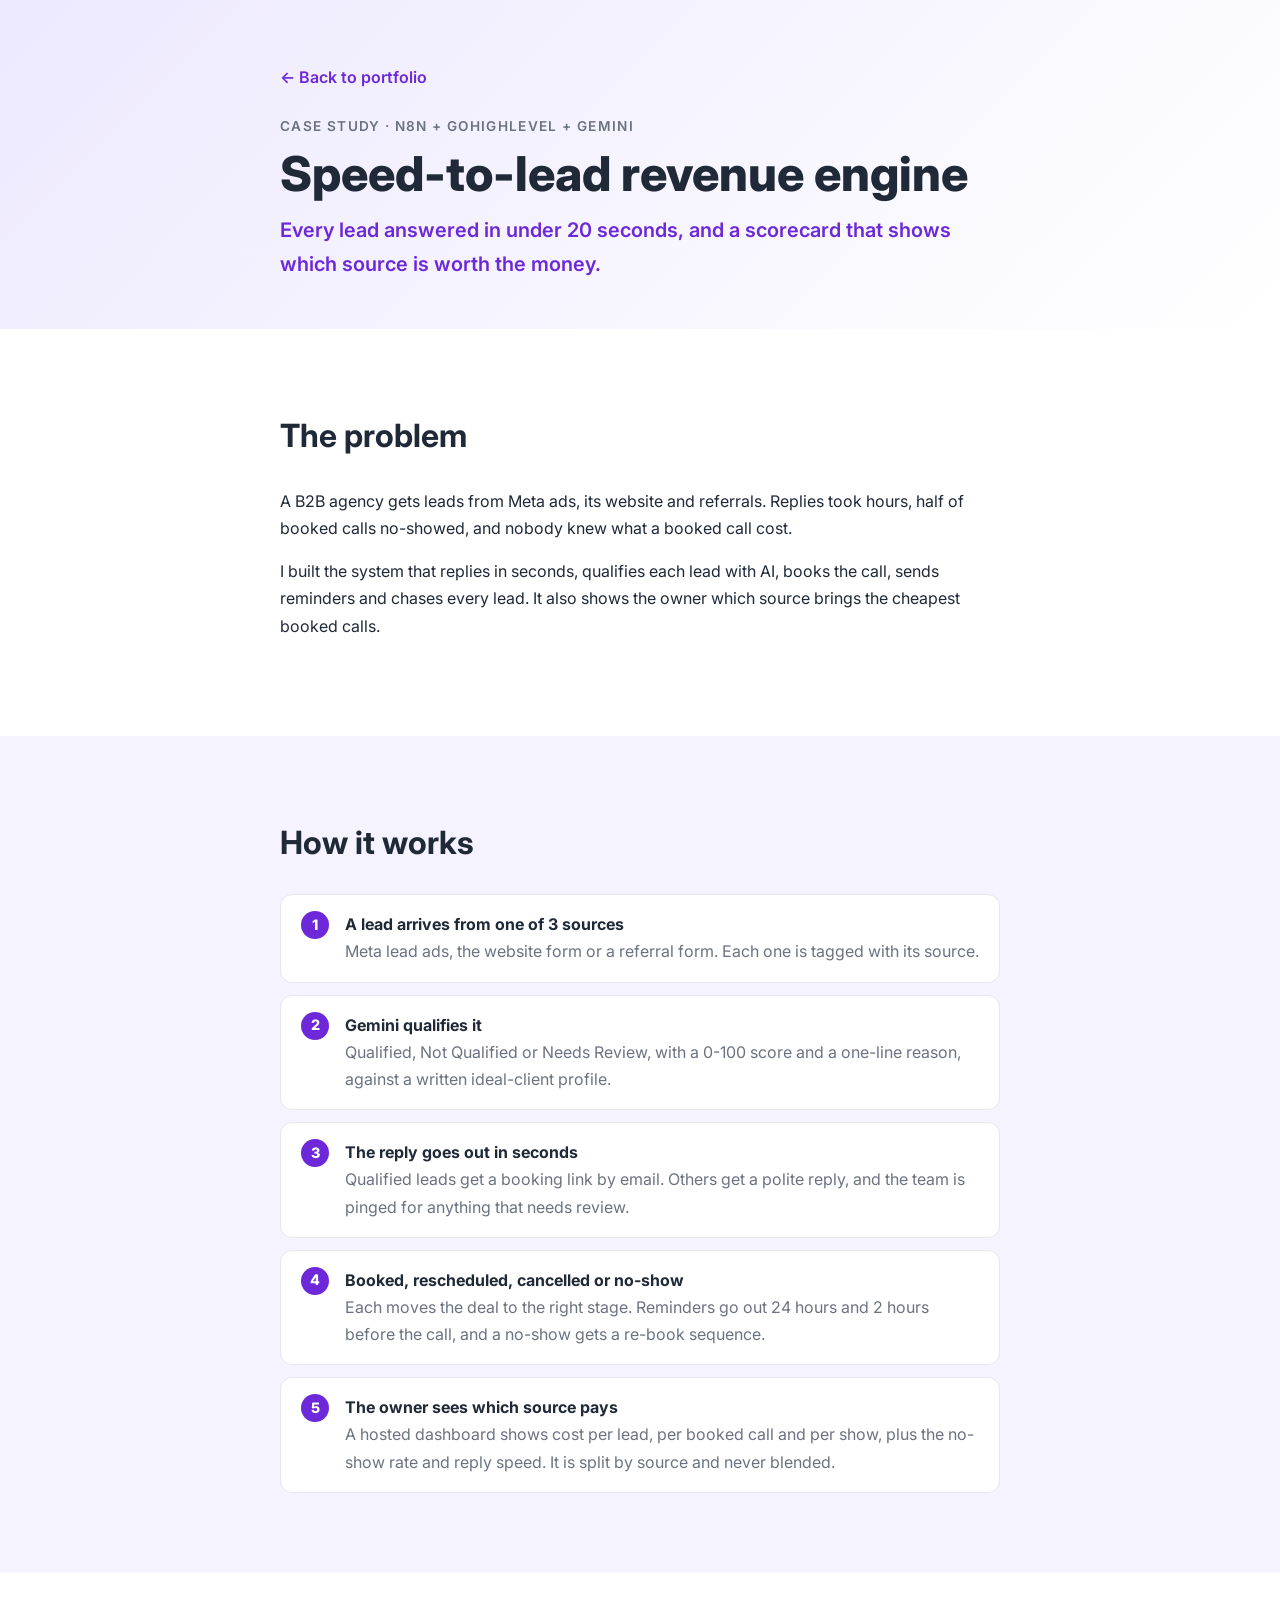
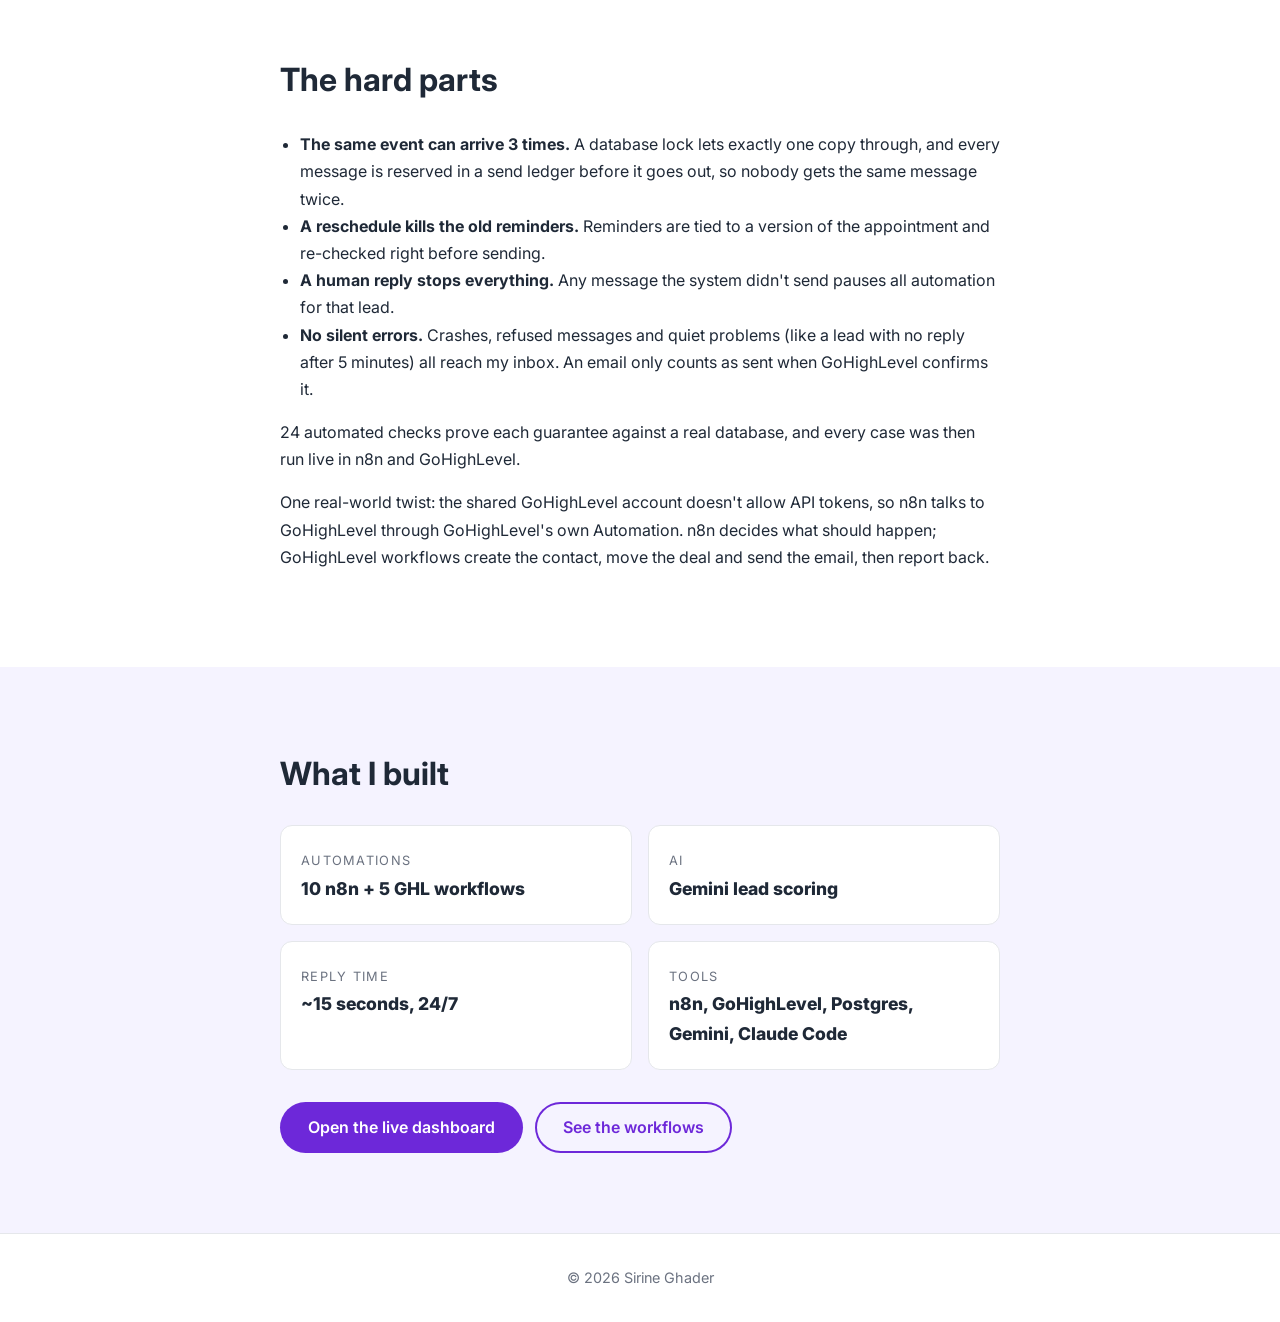
<file: speed-to-lead.html>
<!DOCTYPE html>
<html lang="en">
<head>
  <meta charset="UTF-8">
  <meta name="viewport" content="width=device-width, initial-scale=1.0">
  <meta name="description" content="Case study: a speed-to-lead revenue engine built with n8n, GoHighLevel and Gemini, using Claude Code.">
  <title>Speed-to-Lead Engine | Sirine Ghader</title>

  <link rel="preconnect" href="https://fonts.googleapis.com">
  <link rel="preconnect" href="https://fonts.gstatic.com" crossorigin>
  <link href="https://fonts.googleapis.com/css2?family=Inter:wght@400;600;800&display=swap" rel="stylesheet">
  <link rel="stylesheet" href="style.css">
</head>
<body>

  <!-- ===== HEADER ===== -->
  <header class="case-hero">
    <div class="container">
      <a class="back-link" href="index.html#projects">← Back to portfolio</a>
      <p class="eyebrow">Case study · n8n + GoHighLevel + Gemini</p>
      <h1>Speed-to-lead revenue engine</h1>
      <p class="tagline">Every lead answered in under 20 seconds, and a scorecard that shows which source is worth the money.</p>
    </div>
  </header>

  <main>
    <!-- ===== THE PROBLEM ===== -->
    <section class="section">
      <div class="container">
        <h2>The problem</h2>
        <p>
          A B2B agency gets leads from Meta ads, its website and referrals. Replies took hours,
          half of booked calls no-showed, and nobody knew what a booked call cost.
        </p>
        <p>
          I built the system that replies in seconds, qualifies each lead with AI, books the call,
          sends reminders and chases every lead. It also shows the owner which source brings the
          cheapest booked calls.
        </p>
      </div>
    </section>

    <!-- ===== HOW IT WORKS: one <li> per step ===== -->
    <section class="section section-alt">
      <div class="container">
        <h2>How it works</h2>
        <ol class="flow">
          <li>
            <strong>A lead arrives from one of 3 sources</strong>
            <span>Meta lead ads, the website form or a referral form. Each one is tagged with its source.</span>
          </li>
          <li>
            <strong>Gemini qualifies it</strong>
            <span>Qualified, Not Qualified or Needs Review, with a 0-100 score and a one-line reason, against a written ideal-client profile.</span>
          </li>
          <li>
            <strong>The reply goes out in seconds</strong>
            <span>Qualified leads get a booking link by email. Others get a polite reply, and the team is pinged for anything that needs review.</span>
          </li>
          <li>
            <strong>Booked, rescheduled, cancelled or no-show</strong>
            <span>Each moves the deal to the right stage. Reminders go out 24 hours and 2 hours before the call, and a no-show gets a re-book sequence.</span>
          </li>
          <li>
            <strong>The owner sees which source pays</strong>
            <span>A hosted dashboard shows cost per lead, per booked call and per show, plus the no-show rate and reply speed. It is split by source and never blended.</span>
          </li>
        </ol>
      </div>
    </section>

    <!-- ===== THE HARD PARTS ===== -->
    <section class="section">
      <div class="container">
        <h2>The hard parts</h2>
        <ul class="plain">
          <li><strong>The same event can arrive 3 times.</strong> A database lock lets exactly one copy through, and every message is reserved in a send ledger before it goes out, so nobody gets the same message twice.</li>
          <li><strong>A reschedule kills the old reminders.</strong> Reminders are tied to a version of the appointment and re-checked right before sending.</li>
          <li><strong>A human reply stops everything.</strong> Any message the system didn't send pauses all automation for that lead.</li>
          <li><strong>No silent errors.</strong> Crashes, refused messages and quiet problems (like a lead with no reply after 5 minutes) all reach my inbox. An email only counts as sent when GoHighLevel confirms it.</li>
        </ul>
        <p>24 automated checks prove each guarantee against a real database, and every case was then run live in n8n and GoHighLevel.</p>
        <p>One real-world twist: the shared GoHighLevel account doesn't allow API tokens, so n8n talks to GoHighLevel through GoHighLevel's own Automation. n8n decides what should happen; GoHighLevel workflows create the contact, move the deal and send the email, then report back.</p>
      </div>
    </section>

    <!-- ===== WHAT I BUILT ===== -->
    <section class="section section-alt">
      <div class="container">
        <h2>What I built</h2>
        <div class="facts">
          <div class="fact">
            <span class="label">Automations</span>
            <span class="value">10 n8n + 5 GHL workflows</span>
          </div>
          <div class="fact">
            <span class="label">AI</span>
            <span class="value">Gemini lead scoring</span>
          </div>
          <div class="fact">
            <span class="label">Reply time</span>
            <span class="value">~15 seconds, 24/7</span>
          </div>
          <div class="fact">
            <span class="label">Tools</span>
            <span class="value">n8n, GoHighLevel, Postgres, Gemini, Claude Code</span>
          </div>
        </div>
        <div class="cta-row">
          <a class="button" href="speed-to-lead/dashboard/">Open the live dashboard</a>
          <a class="button button-ghost" href="https://github.com/sirineghader-dotcom/sirine-portfolio/tree/main/speed-to-lead" target="_blank" rel="noopener">See the workflows</a>
        </div>
      </div>
    </section>
  </main>

  <footer class="footer">
    <p>&copy; 2026 Sirine Ghader</p>
  </footer>

</body>
</html>
</file>
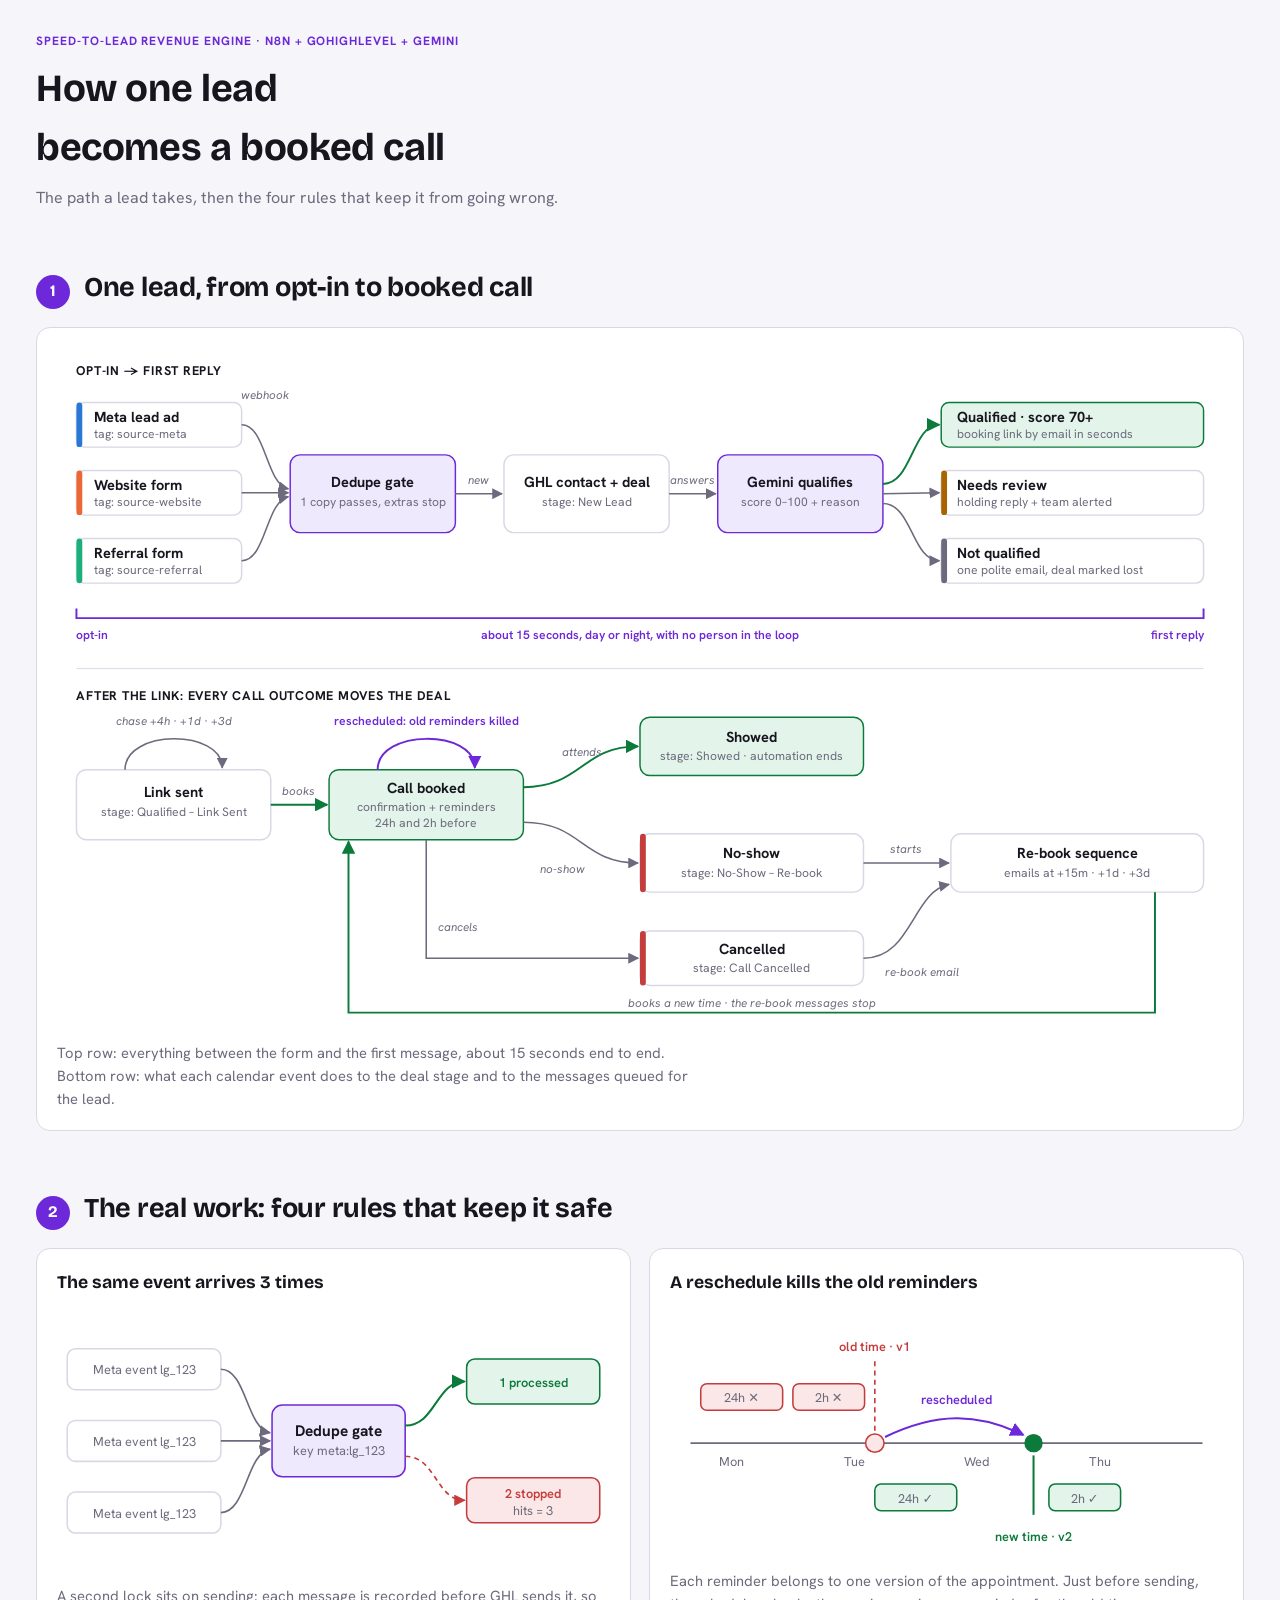
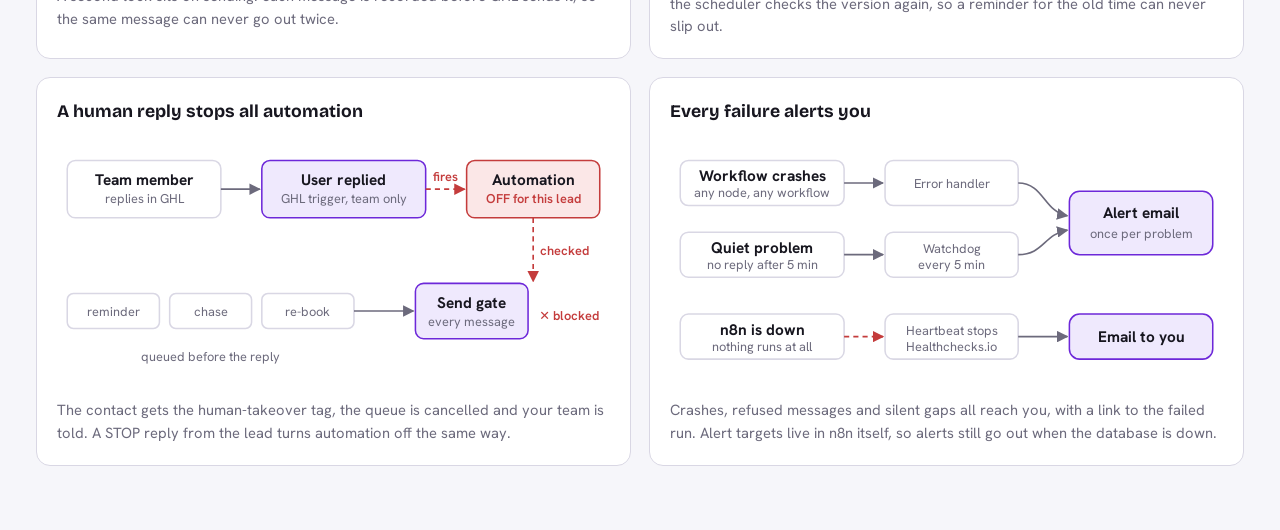
<file: speed-to-lead/diagram.html>
<!DOCTYPE html>
<html lang="en">
<head>
<meta charset="UTF-8">
<meta name="viewport" content="width=device-width, initial-scale=1.0, viewport-fit=cover">
<title>Speed-to-Lead System Map</title>
<link rel="preconnect" href="https://fonts.googleapis.com">
<link rel="preconnect" href="https://fonts.gstatic.com" crossorigin>
<link href="https://fonts.googleapis.com/css2?family=Bricolage+Grotesque:opsz,wght@12..96,600;12..96,700&family=Hanken+Grotesk:wght@400;500;600;700&display=swap" rel="stylesheet">
<style>
  /* Layout: two numbered figures in Loom order (the lead's journey, then the real work),
     each sized to fill a screen recording, with short talking points underneath. */
  :root {
    --bg: #f6f6fa;
    --surface: #ffffff;
    --ink: #17161f;
    --muted: #6c6a7c;
    --line: #d9d7e4;
    --accent: #6d28d9;        /* the portfolio's violet: marks the AI step and the guards */
    --accent-soft: #efe9fd;
    --good: #0b7a3b;
    --good-soft: #e3f4ea;
    --bad: #c43c3c;
    --bad-soft: #fbe7e7;
    --warn: #a86400;
    --meta: #2a78d6;
    --website: #eb6834;
    --referral: #1baf7a;
    --font-display: "Bricolage Grotesque", "Hanken Grotesk", system-ui, sans-serif;
    --font-body: "Hanken Grotesk", system-ui, -apple-system, "Segoe UI", sans-serif;
  }
  @media (prefers-color-scheme: dark) {
    :root:not([data-theme="light"]) {
      --bg: #121117; --surface: #1c1b24; --ink: #f2f1f7; --muted: #a3a1b3; --line: #35333f;
      --accent: #a78bfa; --accent-soft: #2a2347; --good: #5fd08f; --good-soft: #15301f;
      --bad: #ef7d7d; --bad-soft: #3a1c1c; --warn: #f0b75a;
      --meta: #3987e5; --website: #d95926; --referral: #199e70;
      color-scheme: dark;
    }
  }
  :root[data-theme="dark"] {
    --bg: #121117; --surface: #1c1b24; --ink: #f2f1f7; --muted: #a3a1b3; --line: #35333f;
    --accent: #a78bfa; --accent-soft: #2a2347; --good: #5fd08f; --good-soft: #15301f;
    --bad: #ef7d7d; --bad-soft: #3a1c1c; --warn: #f0b75a;
    --meta: #3987e5; --website: #d95926; --referral: #199e70;
    color-scheme: dark;
  }

  * { box-sizing: border-box; }
  body { margin: 0; background: var(--bg); color: var(--ink); font: 16px/1.55 var(--font-body); }
  .wrap { max-width: 1240px; margin: 0 auto; padding: 32px 16px 64px; display: grid; gap: 56px; }
  h1, h2 { font-family: var(--font-display); margin: 0; letter-spacing: -0.01em; text-wrap: balance; }
  h1 { font-size: clamp(1.7rem, 3.5vw, 2.4rem); }
  h2 { font-size: clamp(1.3rem, 2.6vw, 1.7rem); }
  p { margin: 0; }
  .eyebrow { font-size: 0.75rem; font-weight: 700; letter-spacing: 0.08em; text-transform: uppercase; color: var(--accent); }
  header.page { display: grid; gap: 8px; max-width: 70ch; }
  header.page p { color: var(--muted); }

  section.part { display: grid; gap: 18px; }
  .part-head { display: flex; gap: 14px; align-items: baseline; }
  .num { font-family: var(--font-display); font-weight: 700; font-size: 1rem; color: var(--surface); background: var(--accent); width: 34px; height: 34px; border-radius: 50%; display: grid; place-items: center; flex: none; }
  .part-head p { color: var(--muted); }

  figure { margin: 0; background: var(--surface); border: 1px solid var(--line); border-radius: 14px; padding: 20px; display: grid; gap: 14px; min-width: 0; }
  figcaption { color: var(--muted); font-size: 0.92rem; max-width: 80ch; }
  .scroll { overflow-x: auto; }
  .scroll svg { min-width: 860px; }
  .grid2 { display: grid; grid-template-columns: repeat(auto-fit, minmax(min(100%, 520px), 1fr)); gap: 18px; }
  .grid2 figure h3 { font-family: var(--font-display); font-size: 1.1rem; margin: 0; }
  .grid2 .scroll svg { min-width: 480px; }

  svg { display: block; width: 100%; height: auto; color: var(--muted); font-family: var(--font-body); }
  svg .box { fill: var(--surface); stroke: var(--line); stroke-width: 1.5; }
  svg .box-acc { fill: var(--accent-soft); stroke: var(--accent); stroke-width: 1.5; }
  svg .box-good { fill: var(--good-soft); stroke: var(--good); stroke-width: 1.5; }
  svg .box-bad { fill: var(--bad-soft); stroke: var(--bad); stroke-width: 1.5; }
  svg .t { fill: var(--ink); font-size: 15px; font-weight: 700; }
  svg .s { fill: var(--muted); font-size: 12.5px; }
  svg .l { fill: var(--muted); font-size: 12px; font-style: italic; }
  svg .l-acc { fill: var(--accent); font-size: 12.5px; font-weight: 600; }
  svg .l-bad { fill: var(--bad); font-size: 12.5px; font-weight: 600; }
  svg .l-good { fill: var(--good); font-size: 12.5px; font-weight: 600; }
  svg .row { fill: var(--ink); font-size: 13px; font-weight: 700; letter-spacing: 0.06em; text-transform: uppercase; }
  svg .ln { stroke: var(--muted); stroke-width: 1.6; fill: none; }
  svg .ln-acc { stroke: var(--accent); stroke-width: 2; fill: none; }
  svg .ln-bad { stroke: var(--bad); stroke-width: 1.6; fill: none; stroke-dasharray: 5 4; }
  svg .ln-good { stroke: var(--good); stroke-width: 2; fill: none; }
  svg .rule { stroke: var(--line); stroke-width: 1; }
  svg .ah { fill: var(--muted); }
  svg .ah-acc { fill: var(--accent); }
  svg .ah-bad { fill: var(--bad); }
  svg .ah-good { fill: var(--good); }
  svg .f-meta { fill: var(--meta); } svg .f-web { fill: var(--website); } svg .f-ref { fill: var(--referral); }
  svg .f-good { fill: var(--good); } svg .f-bad { fill: var(--bad); } svg .f-warn { fill: var(--warn); } svg .f-muted { fill: var(--muted); }
  svg .f-acc { fill: var(--accent); }

  .say { display: grid; gap: 6px; padding-left: 0; margin: 0; list-style: none; max-width: 90ch; }
  .say li { display: grid; grid-template-columns: auto 1fr; gap: 10px; color: var(--ink); }
  .say li::before { content: "Say"; font-size: 0.7rem; font-weight: 700; letter-spacing: 0.06em; text-transform: uppercase; color: var(--accent); border: 1px solid var(--accent); border-radius: 4px; padding: 1px 6px; height: fit-content; margin-top: 3px; }
</style>
</head>
<body>

<div class="wrap">
  <header class="page">
    <span class="eyebrow">Speed-to-lead revenue engine · n8n + GoHighLevel + Gemini</span>
    <h1>How one lead becomes a booked call</h1>
    <p>The path a lead takes, then the four rules that keep it from going wrong.</p>
  </header>

  <!-- ================= PART 1 ================= -->
  <section class="part" id="journey">
    <div class="part-head"><span class="num">1</span><div><h2>One lead, from opt-in to booked call</h2></div></div>
    <figure>
      <div class="scroll">
        <svg viewBox="0 0 1200 700" role="img" aria-label="A lead from Meta, the website or a referral passes a dedupe gate, gets a GoHighLevel contact and deal, is scored by Gemini and gets a first reply in about a minute. A qualified lead is chased until it books; each call outcome (booked, rescheduled, cancelled, showed, no-show) moves the deal and starts the right messages.">
          <defs>
            <marker id="ah" viewBox="0 0 10 10" refX="9" refY="5" markerWidth="7" markerHeight="7" orient="auto-start-reverse"><path d="M0,0 L10,5 L0,10 z" class="ah"/></marker>
            <marker id="ah-acc" viewBox="0 0 10 10" refX="9" refY="5" markerWidth="7" markerHeight="7" orient="auto-start-reverse"><path d="M0,0 L10,5 L0,10 z" class="ah-acc"/></marker>
            <marker id="ah-good" viewBox="0 0 10 10" refX="9" refY="5" markerWidth="7" markerHeight="7" orient="auto-start-reverse"><path d="M0,0 L10,5 L0,10 z" class="ah-good"/></marker>
            <marker id="ah-bad" viewBox="0 0 10 10" refX="9" refY="5" markerWidth="7" markerHeight="7" orient="auto-start-reverse"><path d="M0,0 L10,5 L0,10 z" class="ah-bad"/></marker>
          </defs>

          <!-- ROW 1: opt-in to first reply -->
          <text x="20" y="28" class="row">Opt-in → first reply</text>

          <!-- sources -->
          <rect x="20" y="56" width="170" height="46" rx="8" class="box"/><rect x="20" y="56" width="6" height="46" rx="3" class="f-meta"/>
          <text x="38" y="76" class="t">Meta lead ad</text><text x="38" y="93" class="s">tag: source-meta</text>
          <rect x="20" y="126" width="170" height="46" rx="8" class="box"/><rect x="20" y="126" width="6" height="46" rx="3" class="f-web"/>
          <text x="38" y="146" class="t">Website form</text><text x="38" y="163" class="s">tag: source-website</text>
          <rect x="20" y="196" width="170" height="46" rx="8" class="box"/><rect x="20" y="196" width="6" height="46" rx="3" class="f-ref"/>
          <text x="38" y="216" class="t">Referral form</text><text x="38" y="233" class="s">tag: source-referral</text>

          <path d="M190 79 C 215 79, 215 140, 238 145" class="ln" marker-end="url(#ah)"/>
          <path d="M190 149 L 238 149" class="ln" marker-end="url(#ah)"/>
          <path d="M190 219 C 215 219, 215 158, 238 153" class="ln" marker-end="url(#ah)"/>
          <text x="214" y="52" class="l" text-anchor="middle">webhook</text>

          <!-- gate -->
          <rect x="240" y="110" width="170" height="80" rx="10" class="box-acc"/>
          <text x="325" y="143" class="t" text-anchor="middle">Dedupe gate</text>
          <text x="325" y="163" class="s" text-anchor="middle">1 copy passes, extras stop</text>

          <path d="M410 150 L 458 150" class="ln" marker-end="url(#ah)"/>
          <text x="434" y="140" class="l" text-anchor="middle">new</text>

          <!-- GHL -->
          <rect x="460" y="110" width="170" height="80" rx="10" class="box"/>
          <text x="545" y="143" class="t" text-anchor="middle">GHL contact + deal</text>
          <text x="545" y="163" class="s" text-anchor="middle">stage: New Lead</text>

          <path d="M630 150 L 678 150" class="ln" marker-end="url(#ah)"/>
          <text x="654" y="140" class="l" text-anchor="middle">answers</text>

          <!-- Gemini -->
          <rect x="680" y="110" width="170" height="80" rx="10" class="box-acc"/>
          <text x="765" y="143" class="t" text-anchor="middle">Gemini qualifies</text>
          <text x="765" y="163" class="s" text-anchor="middle">score 0–100 + reason</text>

          <path d="M850 140 C 880 140, 880 79, 908 79" class="ln-good" marker-end="url(#ah-good)"/>
          <path d="M850 150 L 908 149" class="ln" marker-end="url(#ah)"/>
          <path d="M850 160 C 880 160, 880 219, 908 219" class="ln" marker-end="url(#ah)"/>

          <!-- outcomes -->
          <rect x="910" y="56" width="270" height="46" rx="8" class="box-good"/>
          <text x="926" y="76" class="t">Qualified · score 70+</text><text x="926" y="93" class="s">booking link by email in seconds</text>
          <rect x="910" y="126" width="270" height="46" rx="8" class="box"/><rect x="910" y="126" width="6" height="46" rx="3" class="f-warn"/>
          <text x="926" y="146" class="t">Needs review</text><text x="926" y="163" class="s">holding reply + team alerted</text>
          <rect x="910" y="196" width="270" height="46" rx="8" class="box"/><rect x="910" y="196" width="6" height="46" rx="3" class="f-muted"/>
          <text x="926" y="216" class="t">Not qualified</text><text x="926" y="233" class="s">one polite email, deal marked lost</text>

          <!-- timing bracket -->
          <path d="M20 268 V 278 H 1180 V 268" class="ln-acc"/>
          <text x="20" y="300" class="l-acc">opt-in</text>
          <text x="600" y="300" class="l-acc" text-anchor="middle">about 15 seconds, day or night, with no person in the loop</text>
          <text x="1180" y="300" class="l-acc" text-anchor="end">first reply</text>

          <line x1="20" y1="330" x2="1180" y2="330" class="rule"/>

          <!-- ROW 2: after the link -->
          <text x="20" y="362" class="row">After the link: every call outcome moves the deal</text>

          <!-- A: link sent -->
          <rect x="20" y="434" width="200" height="72" rx="10" class="box"/>
          <text x="120" y="462" class="t" text-anchor="middle">Link sent</text>
          <text x="120" y="482" class="s" text-anchor="middle">stage: Qualified – Link Sent</text>
          <path d="M70 434 C 70 392, 170 392, 170 432" class="ln" marker-end="url(#ah)"/>
          <text x="120" y="388" class="l" text-anchor="middle">chase +4h · +1d · +3d</text>

          <path d="M220 470 L 278 470" class="ln-good" marker-end="url(#ah-good)"/>
          <text x="249" y="460" class="l" text-anchor="middle">books</text>

          <!-- B: booked -->
          <rect x="280" y="434" width="200" height="72" rx="10" class="box-good"/>
          <text x="380" y="458" class="t" text-anchor="middle">Call booked</text>
          <text x="380" y="476" class="s" text-anchor="middle">confirmation + reminders</text>
          <text x="380" y="493" class="s" text-anchor="middle">24h and 2h before</text>
          <path d="M330 434 C 330 392, 430 392, 430 432" class="ln-acc" marker-end="url(#ah-acc)"/>
          <text x="380" y="388" class="l-acc" text-anchor="middle">rescheduled: old reminders killed</text>

          <!-- D: showed -->
          <path d="M480 452 C 540 452, 540 410, 598 410" class="ln-good" marker-end="url(#ah-good)"/>
          <text x="540" y="420" class="l" text-anchor="middle">attends</text>
          <rect x="600" y="380" width="230" height="60" rx="10" class="box-good"/>
          <text x="715" y="405" class="t" text-anchor="middle">Showed</text>
          <text x="715" y="424" class="s" text-anchor="middle">stage: Showed · automation ends</text>

          <!-- E: no-show -->
          <path d="M480 488 C 540 488, 540 530, 598 530" class="ln" marker-end="url(#ah)"/>
          <text x="520" y="540" class="l" text-anchor="middle">no-show</text>
          <rect x="600" y="500" width="230" height="60" rx="10" class="box"/><rect x="600" y="500" width="6" height="60" rx="3" class="f-bad"/>
          <text x="715" y="525" class="t" text-anchor="middle">No-show</text>
          <text x="715" y="544" class="s" text-anchor="middle">stage: No-Show – Re-book</text>

          <!-- G: cancelled -->
          <path d="M380 506 V 628 H 598" class="ln" marker-end="url(#ah)"/>
          <text x="392" y="600" class="l">cancels</text>
          <rect x="600" y="600" width="230" height="56" rx="10" class="box"/><rect x="600" y="600" width="6" height="56" rx="3" class="f-bad"/>
          <text x="715" y="624" class="t" text-anchor="middle">Cancelled</text>
          <text x="715" y="642" class="s" text-anchor="middle">stage: Call Cancelled</text>

          <!-- F: re-book -->
          <path d="M830 530 L 918 530" class="ln" marker-end="url(#ah)"/>
          <text x="874" y="520" class="l" text-anchor="middle">starts</text>
          <path d="M830 628 C 880 628, 880 560, 918 552" class="ln" marker-end="url(#ah)"/>
          <text x="890" y="646" class="l" text-anchor="middle">re-book email</text>
          <rect x="920" y="500" width="260" height="60" rx="10" class="box"/>
          <text x="1050" y="525" class="t" text-anchor="middle">Re-book sequence</text>
          <text x="1050" y="544" class="s" text-anchor="middle">emails at +15m · +1d · +3d</text>

          <!-- back to booked -->
          <path d="M1130 560 V 684 H 300 V 508" class="ln-good" marker-end="url(#ah-good)"/>
          <text x="715" y="678" class="l" text-anchor="middle">books a new time · the re-book messages stop</text>
        </svg>
      </div>
      <figcaption>Top row: everything between the form and the first message, about 15 seconds end to end. Bottom row: what each calendar event does to the deal stage and to the messages queued for the lead.</figcaption>
    </figure>
  </section>

  <!-- ================= PART 2 ================= -->
  <section class="part" id="real-work">
    <div class="part-head"><span class="num">2</span><div><h2>The real work: four rules that keep it safe</h2></div></div>
    <div class="grid2">

      <!-- Duplicates -->
      <figure>
        <h3>The same event arrives 3 times</h3>
        <div class="scroll">
          <svg viewBox="0 0 540 240" role="img" aria-label="Three copies of the same Meta event reach the dedupe gate; one is processed and two stop, counted as hits equals 3.">
            <defs>
              <marker id="b-ah" viewBox="0 0 10 10" refX="9" refY="5" markerWidth="7" markerHeight="7" orient="auto-start-reverse"><path d="M0,0 L10,5 L0,10 z" class="ah"/></marker>
              <marker id="b-good" viewBox="0 0 10 10" refX="9" refY="5" markerWidth="7" markerHeight="7" orient="auto-start-reverse"><path d="M0,0 L10,5 L0,10 z" class="ah-good"/></marker>
              <marker id="b-bad" viewBox="0 0 10 10" refX="9" refY="5" markerWidth="7" markerHeight="7" orient="auto-start-reverse"><path d="M0,0 L10,5 L0,10 z" class="ah-bad"/></marker>
            </defs>
            <rect x="10" y="30" width="150" height="40" rx="8" class="box"/><text x="85" y="55" class="s" text-anchor="middle">Meta event lg_123</text>
            <rect x="10" y="100" width="150" height="40" rx="8" class="box"/><text x="85" y="125" class="s" text-anchor="middle">Meta event lg_123</text>
            <rect x="10" y="170" width="150" height="40" rx="8" class="box"/><text x="85" y="195" class="s" text-anchor="middle">Meta event lg_123</text>
            <path d="M160 50 C 185 50, 185 108, 208 112" class="ln" marker-end="url(#b-ah)"/>
            <path d="M160 120 L 208 120" class="ln" marker-end="url(#b-ah)"/>
            <path d="M160 190 C 185 190, 185 132, 208 128" class="ln" marker-end="url(#b-ah)"/>
            <rect x="210" y="85" width="130" height="70" rx="10" class="box-acc"/>
            <text x="275" y="115" class="t" text-anchor="middle">Dedupe gate</text>
            <text x="275" y="134" class="s" text-anchor="middle">key meta:lg_123</text>
            <path d="M340 105 C 370 105, 370 62, 398 62" class="ln-good" marker-end="url(#b-good)"/>
            <path d="M340 135 C 370 135, 370 178, 398 178" class="ln-bad" marker-end="url(#b-bad)"/>
            <rect x="400" y="40" width="130" height="44" rx="8" class="box-good"/><text x="465" y="67" class="l-good" text-anchor="middle">1 processed</text>
            <rect x="400" y="156" width="130" height="44" rx="8" class="box-bad"/><text x="465" y="176" class="l-bad" text-anchor="middle">2 stopped</text><text x="465" y="192" class="s" text-anchor="middle">hits = 3</text>
          </svg>
        </div>
        <figcaption>A second lock sits on sending: each message is recorded before GHL sends it, so the same message can never go out twice.</figcaption>
      </figure>

      <!-- Reschedule -->
      <figure>
        <h3>A reschedule kills the old reminders</h3>
        <div class="scroll">
          <svg viewBox="0 0 540 240" role="img" aria-label="Reminders for the old call time, version 1, are crossed out and cancelled; new reminders for the new time, version 2, are queued.">
            <defs>
              <marker id="c-acc" viewBox="0 0 10 10" refX="9" refY="5" markerWidth="7" markerHeight="7" orient="auto-start-reverse"><path d="M0,0 L10,5 L0,10 z" class="ah-acc"/></marker>
            </defs>
            <line x1="20" y1="130" x2="520" y2="130" class="ln"/>
            <text x="60" y="152" class="s" text-anchor="middle">Mon</text><text x="180" y="152" class="s" text-anchor="middle">Tue</text>
            <text x="300" y="152" class="s" text-anchor="middle">Wed</text><text x="420" y="152" class="s" text-anchor="middle">Thu</text>
            <!-- old call v1 -->
            <circle cx="200" cy="130" r="9" class="box-bad"/>
            <text x="200" y="40" class="l-bad" text-anchor="middle">old time · v1</text>
            <line x1="200" y1="50" x2="200" y2="118" class="ln-bad"/>
            <rect x="30" y="72" width="80" height="26" rx="6" class="box-bad"/><text x="70" y="90" class="s" text-anchor="middle">24h ✕</text>
            <rect x="120" y="72" width="70" height="26" rx="6" class="box-bad"/><text x="155" y="90" class="s" text-anchor="middle">2h ✕</text>
            <!-- move -->
            <path d="M210 124 C 260 100, 300 100, 345 122" class="ln-acc" marker-end="url(#c-acc)"/>
            <text x="280" y="92" class="l-acc" text-anchor="middle">rescheduled</text>
            <!-- new call v2 -->
            <circle cx="355" cy="130" r="9" class="f-good"/>
            <line x1="355" y1="142" x2="355" y2="200" class="ln-good"/>
            <text x="355" y="226" class="l-good" text-anchor="middle">new time · v2</text>
            <rect x="200" y="170" width="80" height="26" rx="6" class="box-good"/><text x="240" y="188" class="s" text-anchor="middle">24h ✓</text>
            <rect x="370" y="170" width="70" height="26" rx="6" class="box-good"/><text x="405" y="188" class="s" text-anchor="middle">2h ✓</text>
          </svg>
        </div>
        <figcaption>Each reminder belongs to one version of the appointment. Just before sending, the scheduler checks the version again, so a reminder for the old time can never slip out.</figcaption>
      </figure>

      <!-- Human reply -->
      <figure>
        <h3>A human reply stops all automation</h3>
        <div class="scroll">
          <svg viewBox="0 0 540 240" role="img" aria-label="When a team member replies, GoHighLevel's User replied trigger tells n8n, so automation turns off for the lead; the send gate then blocks every queued reminder, chase and re-book.">
            <defs>
              <marker id="d-ah" viewBox="0 0 10 10" refX="9" refY="5" markerWidth="7" markerHeight="7" orient="auto-start-reverse"><path d="M0,0 L10,5 L0,10 z" class="ah"/></marker>
              <marker id="d-bad" viewBox="0 0 10 10" refX="9" refY="5" markerWidth="7" markerHeight="7" orient="auto-start-reverse"><path d="M0,0 L10,5 L0,10 z" class="ah-bad"/></marker>
            </defs>
            <rect x="10" y="20" width="150" height="56" rx="8" class="box"/>
            <text x="85" y="44" class="t" text-anchor="middle">Team member</text><text x="85" y="62" class="s" text-anchor="middle">replies in GHL</text>
            <path d="M160 48 L 198 48" class="ln" marker-end="url(#d-ah)"/>
            <rect x="200" y="20" width="160" height="56" rx="8" class="box-acc"/>
            <text x="280" y="44" class="t" text-anchor="middle">User replied</text><text x="280" y="62" class="s" text-anchor="middle">GHL trigger, team only</text>
            <path d="M360 48 L 398 48" class="ln-bad" marker-end="url(#d-bad)"/>
            <text x="379" y="40" class="l-bad" text-anchor="middle">fires</text>
            <rect x="400" y="20" width="130" height="56" rx="8" class="box-bad"/>
            <text x="465" y="44" class="t" text-anchor="middle">Automation</text><text x="465" y="62" class="l-bad" text-anchor="middle">OFF for this lead</text>
            <!-- queue -->
            <rect x="10" y="150" width="90" height="34" rx="6" class="box"/><text x="55" y="172" class="s" text-anchor="middle">reminder</text>
            <rect x="110" y="150" width="80" height="34" rx="6" class="box"/><text x="150" y="172" class="s" text-anchor="middle">chase</text>
            <rect x="200" y="150" width="90" height="34" rx="6" class="box"/><text x="245" y="172" class="s" text-anchor="middle">re-book</text>
            <path d="M290 167 L 348 167" class="ln" marker-end="url(#d-ah)"/>
            <rect x="350" y="140" width="110" height="54" rx="8" class="box-acc"/>
            <text x="405" y="164" class="t" text-anchor="middle">Send gate</text><text x="405" y="182" class="s" text-anchor="middle">every message</text>
            <path d="M465 76 V 138" class="ln-bad" marker-end="url(#d-bad)"/>
            <text x="472" y="112" class="l-bad">checked</text>
            <text x="500" y="176" class="l-bad" text-anchor="middle">✕ blocked</text>
            <text x="150" y="216" class="s" text-anchor="middle">queued before the reply</text>
          </svg>
        </div>
        <figcaption>The contact gets the human-takeover tag, the queue is cancelled and your team is told. A STOP reply from the lead turns automation off the same way.</figcaption>
      </figure>

      <!-- Failures -->
      <figure>
        <h3>Every failure alerts you</h3>
        <div class="scroll">
          <svg viewBox="0 0 540 240" role="img" aria-label="Crashes go to the error handler and quiet problems are found by the watchdog every 5 minutes; both raise one alert by email. If n8n itself is down, its heartbeat stops and Healthchecks emails you.">
            <defs>
              <marker id="e-ah" viewBox="0 0 10 10" refX="9" refY="5" markerWidth="7" markerHeight="7" orient="auto-start-reverse"><path d="M0,0 L10,5 L0,10 z" class="ah"/></marker>
              <marker id="e-bad" viewBox="0 0 10 10" refX="9" refY="5" markerWidth="7" markerHeight="7" orient="auto-start-reverse"><path d="M0,0 L10,5 L0,10 z" class="ah-bad"/></marker>
            </defs>
            <rect x="10" y="20" width="160" height="44" rx="8" class="box"/><text x="90" y="40" class="t" text-anchor="middle">Workflow crashes</text><text x="90" y="56" class="s" text-anchor="middle">any node, any workflow</text>
            <rect x="10" y="90" width="160" height="44" rx="8" class="box"/><text x="90" y="110" class="t" text-anchor="middle">Quiet problem</text><text x="90" y="126" class="s" text-anchor="middle">no reply after 5 min</text>
            <rect x="10" y="170" width="160" height="44" rx="8" class="box"/><text x="90" y="190" class="t" text-anchor="middle">n8n is down</text><text x="90" y="206" class="s" text-anchor="middle">nothing runs at all</text>
            <path d="M170 42 L 208 42" class="ln" marker-end="url(#e-ah)"/>
            <path d="M170 112 L 208 112" class="ln" marker-end="url(#e-ah)"/>
            <path d="M170 192 L 208 192" class="ln-bad" marker-end="url(#e-bad)"/>
            <rect x="210" y="20" width="130" height="44" rx="8" class="box"/><text x="275" y="47" class="s" text-anchor="middle">Error handler</text>
            <rect x="210" y="90" width="130" height="44" rx="8" class="box"/><text x="275" y="110" class="s" text-anchor="middle">Watchdog</text><text x="275" y="126" class="s" text-anchor="middle">every 5 min</text>
            <rect x="210" y="170" width="130" height="44" rx="8" class="box"/><text x="275" y="190" class="s" text-anchor="middle">Heartbeat stops</text><text x="275" y="206" class="s" text-anchor="middle">Healthchecks.io</text>
            <path d="M340 42 C 365 42, 365 70, 388 74" class="ln" marker-end="url(#e-ah)"/>
            <path d="M340 112 C 365 112, 365 92, 388 88" class="ln" marker-end="url(#e-ah)"/>
            <path d="M340 192 L 388 192" class="ln" marker-end="url(#e-ah)"/>
            <rect x="390" y="50" width="140" height="62" rx="10" class="box-acc"/>
            <text x="460" y="76" class="t" text-anchor="middle">Alert email</text><text x="460" y="96" class="s" text-anchor="middle">once per problem</text>
            <rect x="390" y="170" width="140" height="44" rx="10" class="box-acc"/>
            <text x="460" y="197" class="t" text-anchor="middle">Email to you</text>
          </svg>
        </div>
        <figcaption>Crashes, refused messages and silent gaps all reach you, with a link to the failed run. Alert targets live in n8n itself, so alerts still go out when the database is down.</figcaption>
      </figure>
    </div>
  </section>
</div>
</body>
</html>
</file>
<file: style.css>
/* ===== Colors & settings =====
   Change these values to restyle the whole site. */
:root {
  --bg: #ffffff;
  --bg-alt: #f5f3ff;
  --text: #1f2937;
  --muted: #6b7280;
  --accent: #6d28d9;
  --accent-soft: #ede9fe;
  --card: #ffffff;
  --border: #e5e7eb;
}

/* Dark mode: used automatically if the visitor's device is set to dark */
@media (prefers-color-scheme: dark) {
  :root {
    --bg: #111827;
    --bg-alt: #1a1f33;
    --text: #f3f4f6;
    --muted: #9ca3af;
    --accent: #a78bfa;
    --accent-soft: #2e2659;
    --card: #1f2937;
    --border: #374151;
  }
}

/* ===== Base styles ===== */
* {
  box-sizing: border-box;
  margin: 0;
  padding: 0;
}

html {
  scroll-behavior: smooth; /* smooth scrolling when clicking "Get in touch" */
}

body {
  font-family: "Inter", system-ui, sans-serif;
  background: var(--bg);
  color: var(--text);
  line-height: 1.7;
}

/* Keeps content centered and not too wide on big screens */
.container {
  max-width: 760px;
  margin: 0 auto;
  padding: 0 20px;
}

/* ===== Header ===== */
.hero {
  padding: 120px 0 100px;
  text-align: center;
  background: linear-gradient(135deg, var(--accent-soft), var(--bg));
}

.eyebrow {
  color: var(--muted);
  font-weight: 600;
  letter-spacing: 0.1em;
  text-transform: uppercase;
  font-size: 0.85rem;
}

.hero h1 {
  font-size: clamp(2.5rem, 8vw, 4rem); /* shrinks on phones, grows on desktops */
  font-weight: 800;
  line-height: 1.1;
  margin: 8px 0 12px;
}

.tagline {
  font-size: 1.25rem;
  color: var(--accent);
  font-weight: 600;
  margin-bottom: 32px;
}

.button {
  display: inline-block;
  padding: 12px 28px;
  background: var(--accent);
  color: #fff;
  border-radius: 999px;
  text-decoration: none;
  font-weight: 600;
  transition: transform 0.2s;
}

.button:hover {
  transform: translateY(-2px);
}

/* ===== Sections ===== */
.section {
  padding: 80px 0;
}

.section-alt {
  background: var(--bg-alt);
}

h2 {
  font-size: 2rem;
  margin-bottom: 24px;
}

.section p {
  margin-bottom: 16px;
  color: var(--text);
}

/* ===== Skills: displayed as rounded "chips" ===== */
.skills {
  list-style: none;
  display: flex;
  flex-wrap: wrap;
  gap: 12px;
}

.skills li {
  background: var(--card);
  border: 1px solid var(--border);
  padding: 8px 18px;
  border-radius: 999px;
  font-weight: 600;
  font-size: 0.95rem;
}

/* ===== Contact cards ===== */
.contact-links {
  display: grid;
  grid-template-columns: repeat(auto-fit, minmax(240px, 1fr));
  gap: 16px;
  margin-top: 24px;
}

.contact-card {
  display: flex;
  flex-direction: column;
  padding: 20px 24px;
  background: var(--card);
  border: 1px solid var(--border);
  border-radius: 12px;
  text-decoration: none;
  color: var(--text);
  transition: border-color 0.2s, transform 0.2s;
}

.contact-card:hover {
  border-color: var(--accent);
  transform: translateY(-2px);
}

.contact-card .label {
  font-size: 0.8rem;
  text-transform: uppercase;
  letter-spacing: 0.1em;
  color: var(--muted);
}

.contact-card .value {
  font-weight: 600;
  color: var(--accent);
  word-break: break-word; /* long emails wrap instead of overflowing on phones */
}

/* ===== Project cards ===== */
.projects {
  display: grid;
  gap: 16px;
}

.project-card {
  display: flex;
  flex-direction: column;
  gap: 6px;
  padding: 24px;
  background: var(--card);
  border: 1px solid var(--border);
  border-radius: 12px;
  text-decoration: none;
  color: var(--text);
  transition: border-color 0.2s, transform 0.2s;
}

.project-card:hover {
  border-color: var(--accent);
  transform: translateY(-2px);
}

.project-card .label {
  font-size: 0.8rem;
  text-transform: uppercase;
  letter-spacing: 0.1em;
  color: var(--muted);
}

.project-card .title {
  font-size: 1.25rem;
  font-weight: 800;
}

.project-card .desc {
  color: var(--muted);
}

.project-card .more {
  margin-top: 4px;
  font-weight: 600;
  color: var(--accent);
}

/* ===== Footer ===== */
.footer {
  text-align: center;
  padding: 32px 0;
  color: var(--muted);
  font-size: 0.9rem;
  border-top: 1px solid var(--border);
}

/* ===== Case study page ===== */
.back-link {
  display: inline-block;
  margin-bottom: 24px;
  color: var(--accent);
  font-weight: 600;
  text-decoration: none;
}

.case-hero {
  padding: 64px 0 48px;
  background: linear-gradient(135deg, var(--accent-soft), var(--bg));
}

.case-hero h1 {
  font-size: clamp(2rem, 6vw, 3rem);
  font-weight: 800;
  line-height: 1.15;
  margin: 8px 0 12px;
}

.case-hero .tagline {
  margin-bottom: 0;
}

/* Numbered steps showing the lead's journey */
.flow {
  list-style: none;
  counter-reset: step;
  display: grid;
  gap: 12px;
}

.flow li {
  counter-increment: step;
  position: relative;
  padding: 16px 20px 16px 64px;
  background: var(--card);
  border: 1px solid var(--border);
  border-radius: 12px;
}

.flow li::before {
  content: counter(step);
  position: absolute;
  left: 20px;
  top: 16px;
  width: 28px;
  height: 28px;
  border-radius: 50%;
  background: var(--accent);
  color: #fff;
  font-weight: 800;
  font-size: 0.9rem;
  display: grid;
  place-items: center;
}

.flow strong {
  display: block;
}

.flow span {
  color: var(--muted);
}

/* Small stat-style cards for the results */
.facts {
  display: grid;
  grid-template-columns: repeat(2, 1fr); /* 2 x 2 grid */
  gap: 16px;
}

@media (max-width: 500px) {
  .facts {
    grid-template-columns: 1fr; /* one column on phones */
  }
}

.fact {
  padding: 20px;
  background: var(--card);
  border: 1px solid var(--border);
  border-radius: 12px;
}

.fact .label {
  font-size: 0.8rem;
  text-transform: uppercase;
  letter-spacing: 0.1em;
  color: var(--muted);
}

.fact .value {
  display: block;
  font-weight: 800;
  font-size: 1.1rem;
}

.section ul.plain {
  padding-left: 20px;
  margin-bottom: 16px;
}

/* Two buttons side by side (case study call-to-action) */
.cta-row {
  display: flex;
  flex-wrap: wrap;
  gap: 12px;
  margin-top: 32px;
}

/* Outline version of .button */
.button-ghost {
  background: transparent;
  color: var(--accent);
  box-shadow: inset 0 0 0 2px var(--accent);
}
</file>
